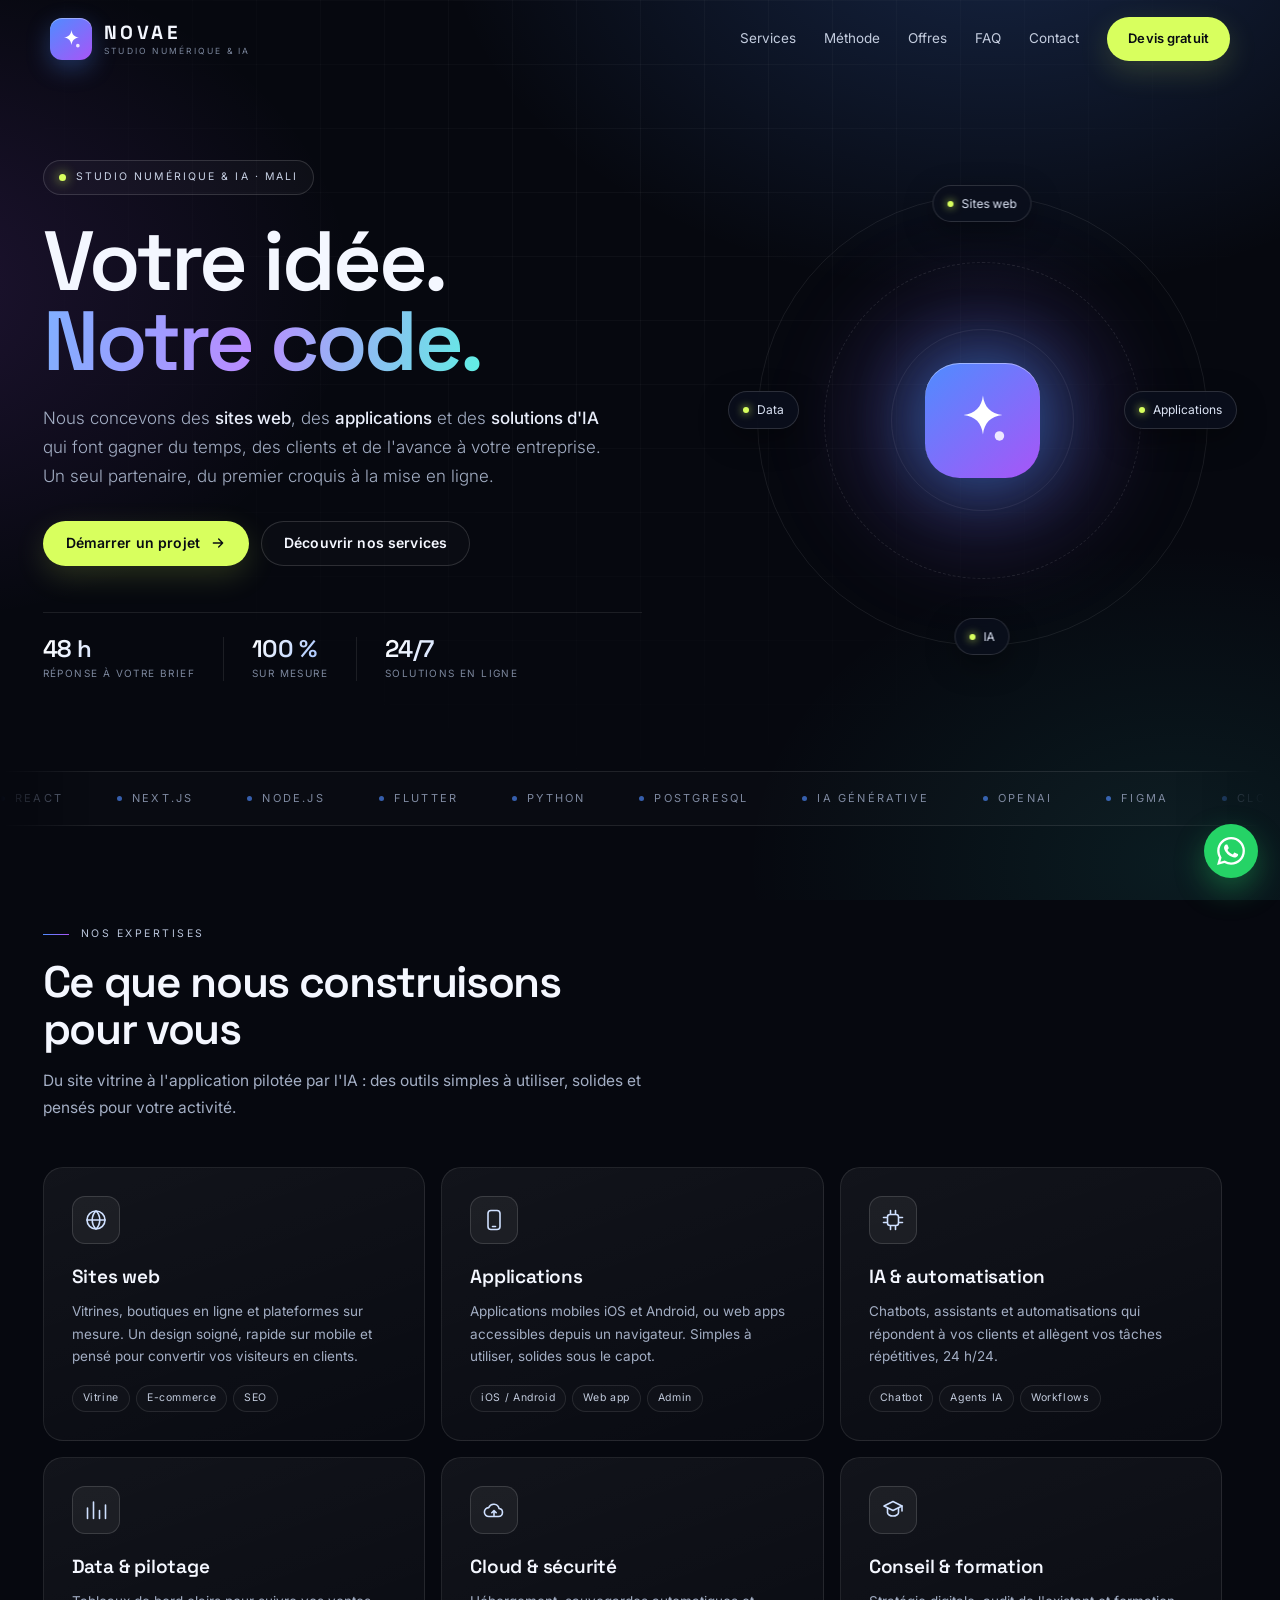
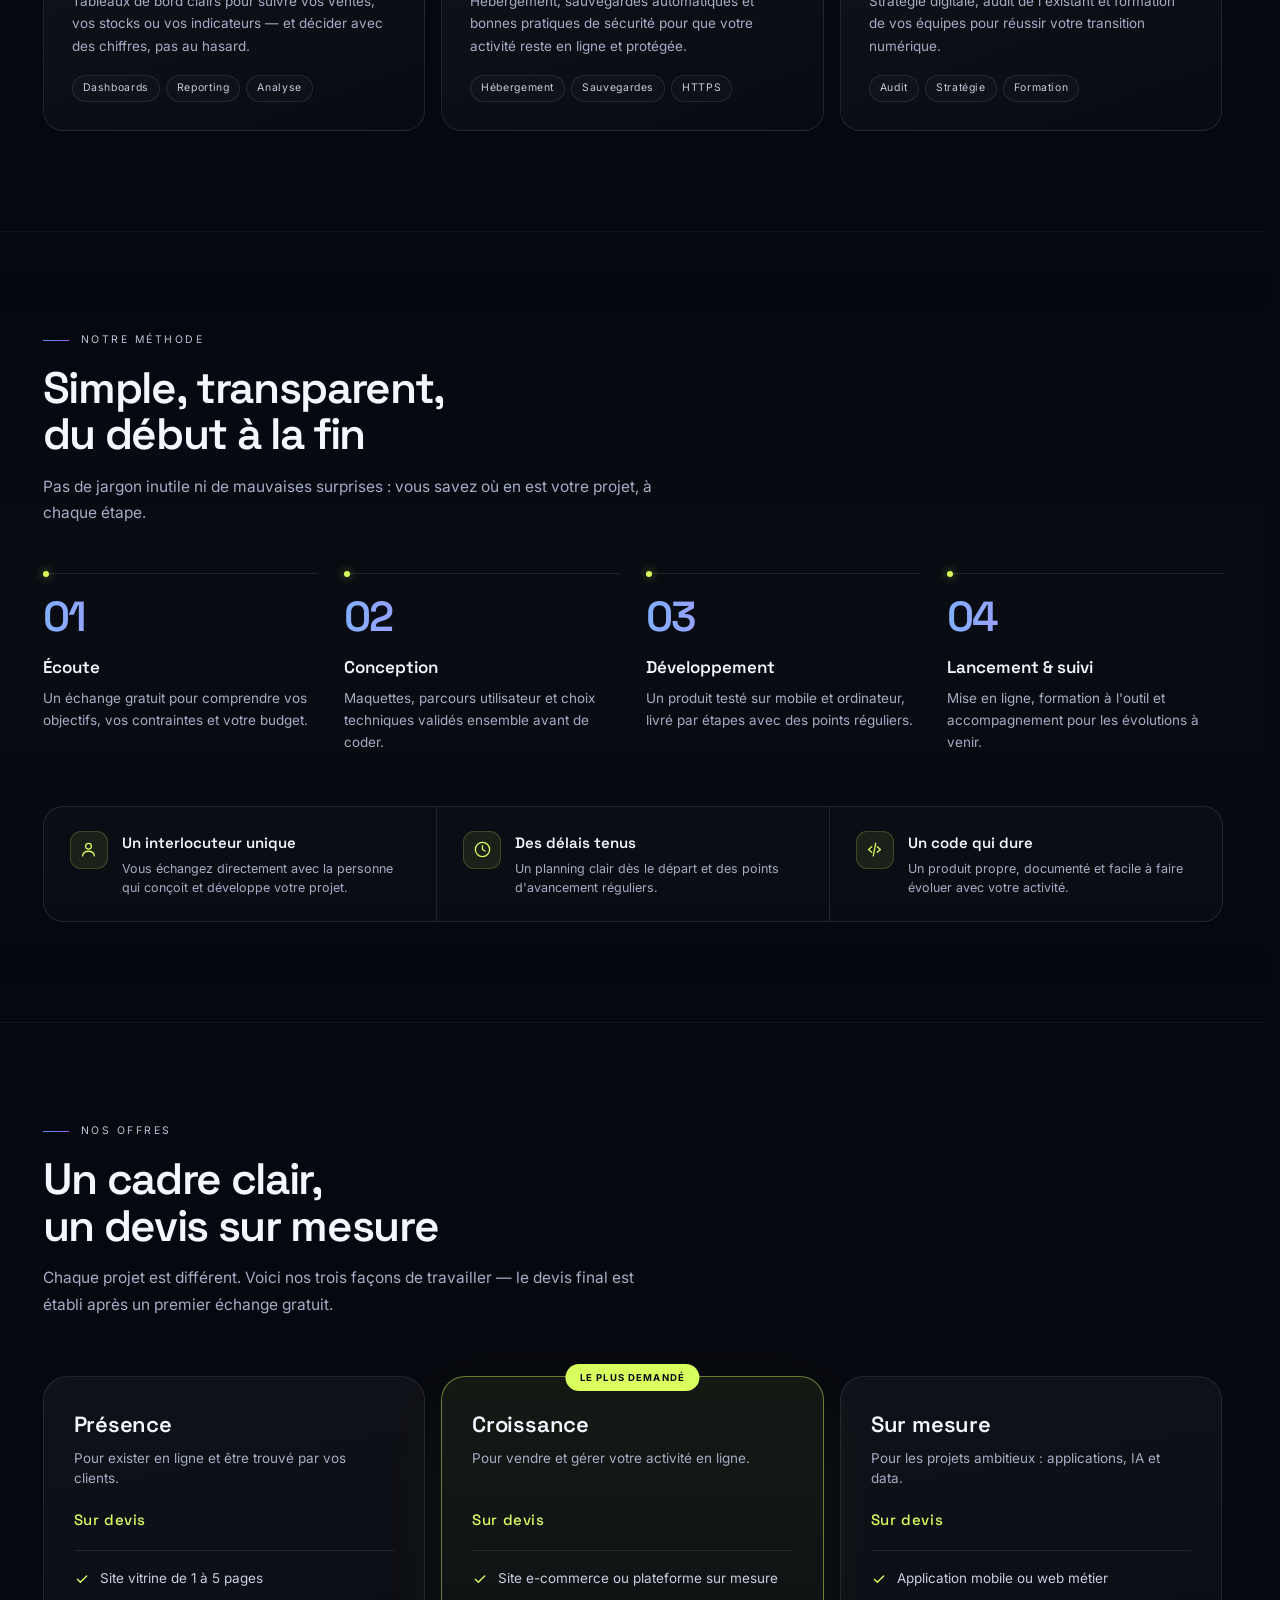
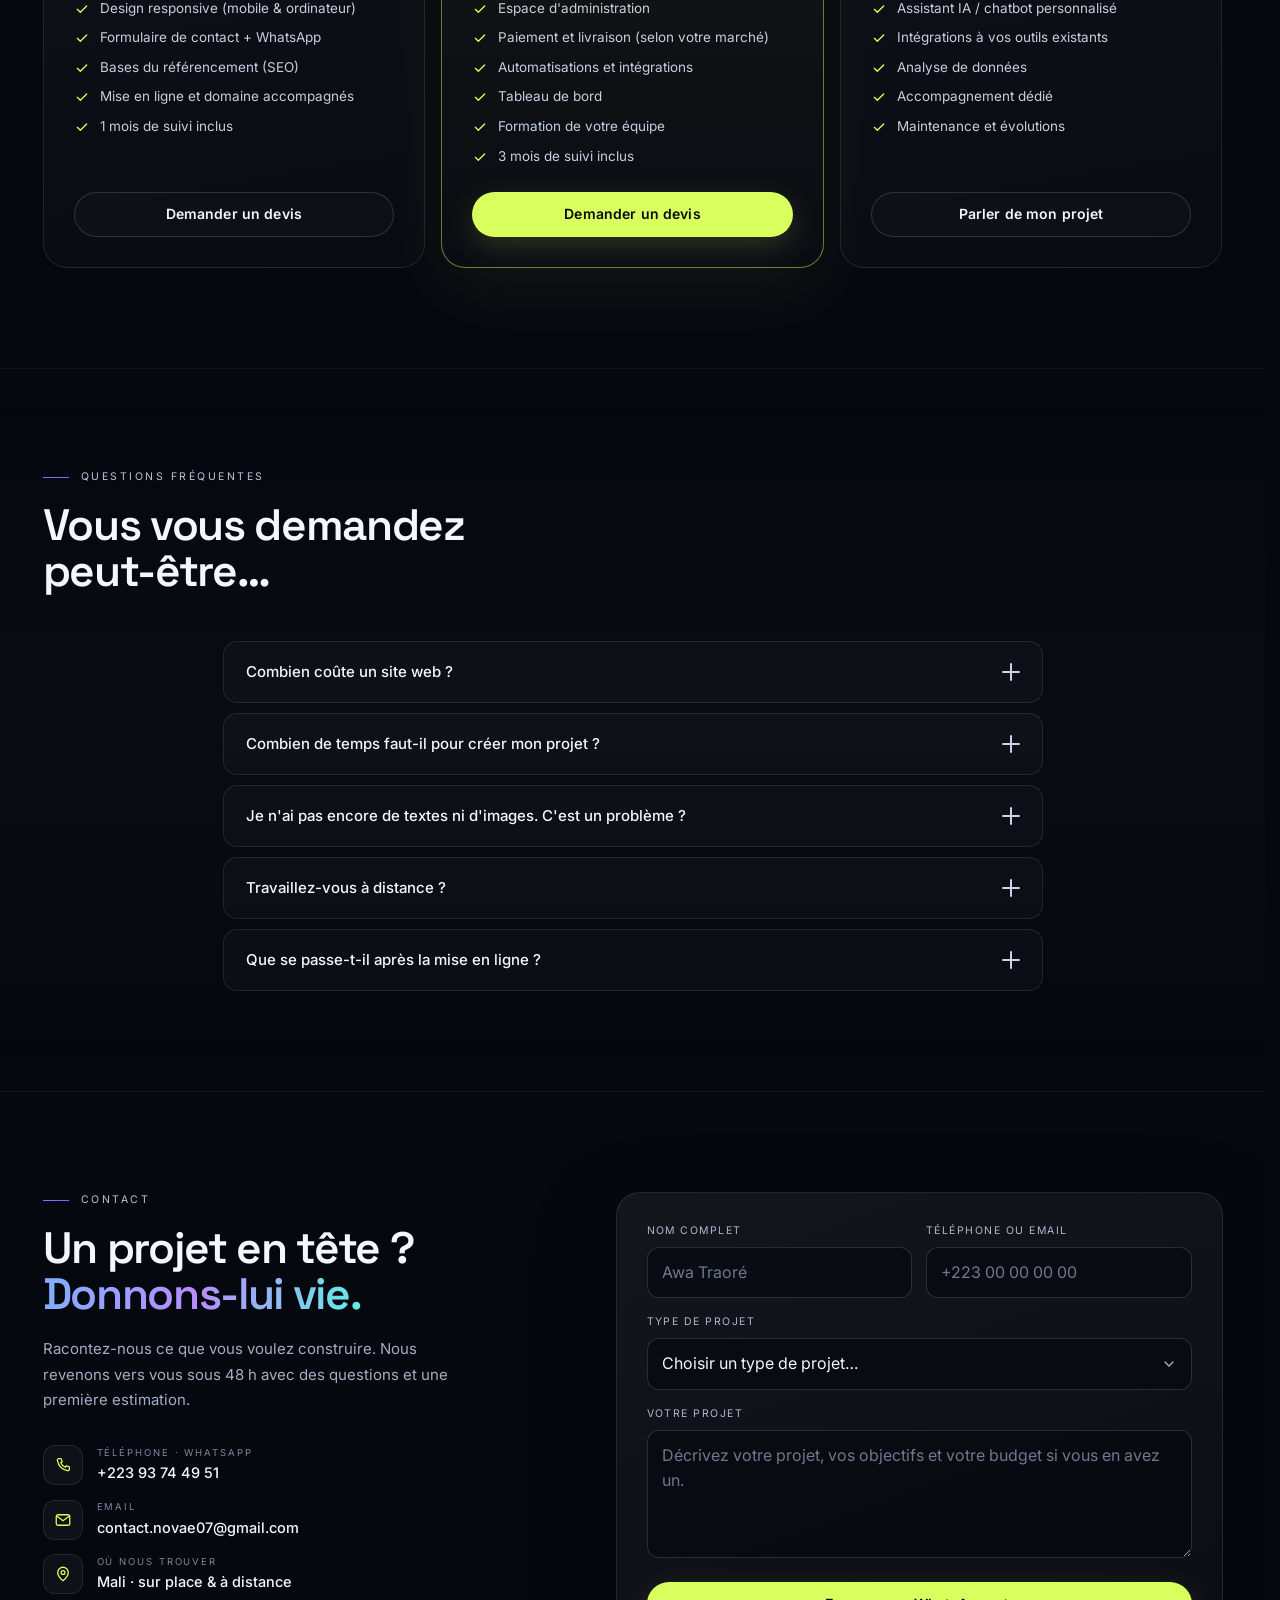
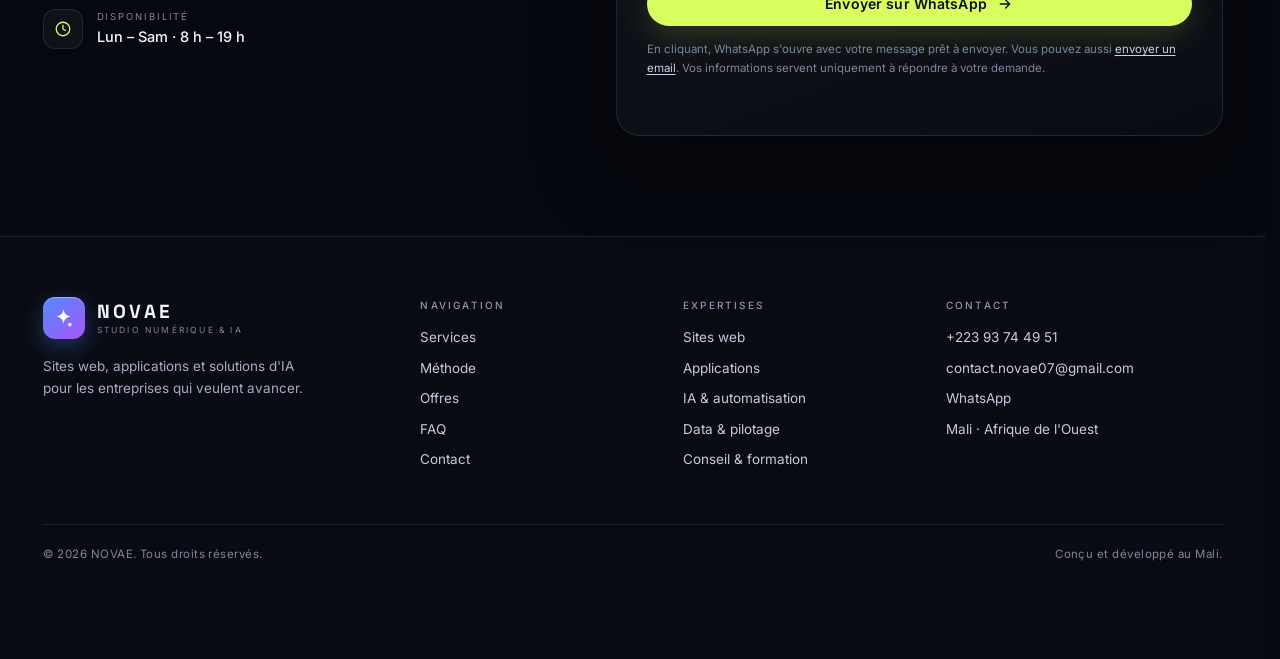
<file: index.html>
<!DOCTYPE html>
<html lang="fr">
<head>
  <meta charset="UTF-8" />
  <meta name="viewport" content="width=device-width, initial-scale=1, viewport-fit=cover" />
  <meta name="theme-color" content="#06080F" />
  <meta name="color-scheme" content="dark" />

  <title>NOVAE — Sites web, applications &amp; IA au Mali</title>
  <meta name="description" content="NOVAE conçoit des sites web, des applications mobiles et des solutions d'intelligence artificielle pour les entreprises au Mali et à l'international. Devis gratuit, réponse sous 48 h." />
  <meta name="author" content="NOVAE" />
  <meta name="robots" content="index, follow" />

  <link rel="canonical" href="https://amycom14-lab.github.io/novae-site/" />

  <!-- Réseaux sociaux -->
  <meta property="og:type" content="website" />
  <meta property="og:locale" content="fr_FR" />
  <meta property="og:site_name" content="NOVAE" />
  <meta property="og:url" content="https://amycom14-lab.github.io/novae-site/" />
  <meta property="og:title" content="NOVAE — Sites web, applications &amp; IA" />
  <meta property="og:description" content="Votre idée. Notre code. Sites web, applications et solutions d'IA conçus pour faire grandir votre entreprise." />
  <meta property="og:image" content="https://amycom14-lab.github.io/novae-site/og-image.png" />
  <meta property="og:image:width" content="1200" />
  <meta property="og:image:height" content="630" />
  <meta property="og:image:alt" content="NOVAE — Studio numérique &amp; IA" />
  <meta name="twitter:card" content="summary_large_image" />
  <meta name="twitter:title" content="NOVAE — Sites web, applications &amp; IA" />
  <meta name="twitter:description" content="Votre idée. Notre code. Sites web, applications et solutions d'IA." />
  <meta name="twitter:image" content="https://amycom14-lab.github.io/novae-site/og-image.png" />

  <link rel="icon" href="assets/favicon.svg" type="image/svg+xml" />
  <link rel="apple-touch-icon" href="assets/favicon.svg" />

  <link rel="preconnect" href="https://fonts.googleapis.com" />
  <link rel="preconnect" href="https://fonts.gstatic.com" crossorigin />
  <link href="https://fonts.googleapis.com/css2?family=Space+Grotesk:wght@400;500;600;700&family=Inter:wght@300;400;500;600&display=swap" rel="stylesheet" />

  <link rel="stylesheet" href="assets/styles.css" />

  <!-- Ajoute la classe .js avant le rendu pour activer les animations sans clignotement -->
  <script>document.documentElement.classList.add('js');</script>

  <script type="application/ld+json">
  {
    "@context": "https://schema.org",
    "@type": "ProfessionalService",
    "name": "NOVAE",
    "url": "https://amycom14-lab.github.io/novae-site/",
    "image": "https://amycom14-lab.github.io/novae-site/og-image.png",
    "description": "Studio numérique spécialisé dans la création de sites web, d'applications mobiles et de solutions d'intelligence artificielle.",
    "email": "contact.novae07@gmail.com",
    "telephone": "+22393744951",
    "priceRange": "Sur devis",
    "areaServed": { "@type": "Country", "name": "Mali" },
    "address": { "@type": "PostalAddress", "addressCountry": "ML" }
  }
  </script>
</head>

<body>
  <a class="skip-link" href="#contenu">Aller au contenu</a>

  <div class="bg" aria-hidden="true"></div>

  <header class="site-header" id="header">
    <div class="container header-inner">
      <a class="brand" href="#top" aria-label="NOVAE — retour en haut">
        <span class="brand-mark" aria-hidden="true">
          <svg viewBox="0 0 24 24" fill="none">
            <path d="M12 2.2c.55 4.7 3.1 7.25 7.8 7.8-4.7.55-7.25 3.1-7.8 7.8-.55-4.7-3.1-7.25-7.8-7.8 4.7-.55 7.25-3.1 7.8-7.8Z" fill="#fff"/>
            <circle cx="18.6" cy="18.4" r="1.9" fill="#fff" opacity=".85"/>
          </svg>
        </span>
        <span class="brand-text">
          <strong>NOVAE</strong>
          <small>Studio numérique &amp; IA</small>
        </span>
      </a>

      <nav class="nav" id="nav" aria-label="Navigation principale">
        <a href="#services">Services</a>
        <a href="#methode">Méthode</a>
        <a href="#offres">Offres</a>
        <a href="#faq">FAQ</a>
        <a href="#contact">Contact</a>
        <a class="btn btn-primary nav-cta" href="#contact">Devis gratuit</a>
      </nav>

      <button class="menu-btn" type="button" aria-expanded="false" aria-controls="nav" aria-label="Ouvrir le menu">
        <span></span><span></span><span></span>
      </button>
    </div>
  </header>

  <main id="contenu">

    <!-- ============ HERO ============ -->
    <section class="hero" id="top">
      <div class="container hero-grid">
        <div class="hero-copy">
          <p class="eyebrow"><span class="pulse" aria-hidden="true"></span> Studio numérique &amp; IA · Mali</p>
          <h1>Votre idée.<br /><span class="grad">Notre code.</span></h1>
          <p class="lead">Nous concevons des <strong>sites web</strong>, des <strong>applications</strong> et des <strong>solutions d'IA</strong> qui font gagner du temps, des clients et de l'avance à votre entreprise. Un seul partenaire, du premier croquis à la mise en ligne.</p>
          <div class="hero-actions">
            <a class="btn btn-primary" href="https://wa.me/22393744951?text=Bonjour%20NOVAE%2C%20je%20souhaite%20discuter%20de%20mon%20projet." target="_blank" rel="noopener">
              Démarrer un projet
              <svg viewBox="0 0 24 24" aria-hidden="true"><path d="M5 12h14M13 6l6 6-6 6"/></svg>
            </a>
            <a class="btn btn-ghost" href="#services">Découvrir nos services</a>
          </div>
          <dl class="hero-stats">
            <div><dt>48 h</dt><dd>Réponse à votre brief</dd></div>
            <div><dt>100 %</dt><dd>Sur mesure</dd></div>
            <div><dt>24/7</dt><dd>Solutions en ligne</dd></div>
          </dl>
        </div>

        <div class="hero-visual" aria-hidden="true">
          <span class="orbit orbit-1"></span>
          <span class="orbit orbit-2"></span>
          <span class="orbit orbit-3"></span>
          <span class="core">
            <svg viewBox="0 0 24 24" fill="none">
              <path d="M12 2.2c.55 4.7 3.1 7.25 7.8 7.8-4.7.55-7.25 3.1-7.8 7.8-.55-4.7-3.1-7.25-7.8-7.8 4.7-.55 7.25-3.1 7.8-7.8Z" fill="#fff"/>
              <circle cx="18.6" cy="18.4" r="1.9" fill="#fff" opacity=".85"/>
            </svg>
          </span>
          <span class="sat sat-1"><i></i> Sites web</span>
          <span class="sat sat-2"><i></i> Applications</span>
          <span class="sat sat-3"><i></i> IA</span>
          <span class="sat sat-4"><i></i> Data</span>
        </div>
      </div>
    </section>

    <!-- ============ TECHNOLOGIES ============ -->
    <div class="tech-strip" aria-label="Technologies que nous utilisons">
      <div class="tech-track">
        <span>React</span><span>Next.js</span><span>Node.js</span><span>Flutter</span><span>Python</span><span>PostgreSQL</span><span>IA générative</span><span>OpenAI</span><span>Figma</span><span>Cloud</span>
        <span aria-hidden="true">React</span><span aria-hidden="true">Next.js</span><span aria-hidden="true">Node.js</span><span aria-hidden="true">Flutter</span><span aria-hidden="true">Python</span><span aria-hidden="true">PostgreSQL</span><span aria-hidden="true">IA générative</span><span aria-hidden="true">OpenAI</span><span aria-hidden="true">Figma</span><span aria-hidden="true">Cloud</span>
      </div>
    </div>

    <!-- ============ SERVICES ============ -->
    <section class="section" id="services">
      <div class="container">
        <div class="section-head reveal">
          <p class="kicker">Nos expertises</p>
          <h2>Ce que nous construisons<br />pour vous</h2>
          <p>Du site vitrine à l'application pilotée par l'IA : des outils simples à utiliser, solides et pensés pour votre activité.</p>
        </div>

        <div class="services">
          <article class="service-card reveal">
            <div class="service-icon">
              <svg viewBox="0 0 24 24"><circle cx="12" cy="12" r="9"/><path d="M3 12h18M12 3c2.5 2.4 3.8 5.4 3.8 9s-1.3 6.6-3.8 9c-2.5-2.4-3.8-5.4-3.8-9S9.5 5.4 12 3Z"/></svg>
            </div>
            <h3>Sites web</h3>
            <p>Vitrines, boutiques en ligne et plateformes sur mesure. Un design soigné, rapide sur mobile et pensé pour convertir vos visiteurs en clients.</p>
            <ul class="tags"><li>Vitrine</li><li>E-commerce</li><li>SEO</li></ul>
          </article>

          <article class="service-card reveal">
            <div class="service-icon">
              <svg viewBox="0 0 24 24"><rect x="6" y="2.5" width="12" height="19" rx="3"/><path d="M10.5 18.5h3"/></svg>
            </div>
            <h3>Applications</h3>
            <p>Applications mobiles iOS et Android, ou web apps accessibles depuis un navigateur. Simples à utiliser, solides sous le capot.</p>
            <ul class="tags"><li>iOS / Android</li><li>Web app</li><li>Admin</li></ul>
          </article>

          <article class="service-card reveal">
            <div class="service-icon">
              <svg viewBox="0 0 24 24"><rect x="6.5" y="6.5" width="11" height="11" rx="2.5"/><path d="M9.5 2.5v3M14.5 2.5v3M9.5 18.5v3M14.5 18.5v3M2.5 9.5h3M2.5 14.5h3M18.5 9.5h3M18.5 14.5h3"/></svg>
            </div>
            <h3>IA &amp; automatisation</h3>
            <p>Chatbots, assistants et automatisations qui répondent à vos clients et allègent vos tâches répétitives, 24 h/24.</p>
            <ul class="tags"><li>Chatbot</li><li>Agents IA</li><li>Workflows</li></ul>
          </article>

          <article class="service-card reveal">
            <div class="service-icon">
              <svg viewBox="0 0 24 24"><path d="M3.5 20.5V10M9.5 20.5V4M15.5 20.5v-8M21.5 20.5V7"/></svg>
            </div>
            <h3>Data &amp; pilotage</h3>
            <p>Tableaux de bord clairs pour suivre vos ventes, vos stocks ou vos indicateurs — et décider avec des chiffres, pas au hasard.</p>
            <ul class="tags"><li>Dashboards</li><li>Reporting</li><li>Analyse</li></ul>
          </article>

          <article class="service-card reveal">
            <div class="service-icon">
              <svg viewBox="0 0 24 24"><path d="M7 18.5h9.5a4 4 0 0 0 .6-7.95A5.5 5.5 0 0 0 6.7 9.6 4.45 4.45 0 0 0 7 18.5Z"/><path d="M12 12.5v5M9.8 14.7 12 12.5l2.2 2.2"/></svg>
            </div>
            <h3>Cloud &amp; sécurité</h3>
            <p>Hébergement, sauvegardes automatiques et bonnes pratiques de sécurité pour que votre activité reste en ligne et protégée.</p>
            <ul class="tags"><li>Hébergement</li><li>Sauvegardes</li><li>HTTPS</li></ul>
          </article>

          <article class="service-card reveal">
            <div class="service-icon">
              <svg viewBox="0 0 24 24"><path d="M12 3.5 21 8l-9 4.5L3 8l9-4.5Z"/><path d="M6.5 10.5v4.2c0 1.6 2.5 3.3 5.5 3.3s5.5-1.7 5.5-3.3v-4.2"/><path d="M21 8v5"/></svg>
            </div>
            <h3>Conseil &amp; formation</h3>
            <p>Stratégie digitale, audit de l'existant et formation de vos équipes pour réussir votre transition numérique.</p>
            <ul class="tags"><li>Audit</li><li>Stratégie</li><li>Formation</li></ul>
          </article>
        </div>
      </div>
    </section>

    <!-- ============ MÉTHODE ============ -->
    <section class="section section-alt" id="methode">
      <div class="container">
        <div class="section-head reveal">
          <p class="kicker">Notre méthode</p>
          <h2>Simple, transparent,<br />du début à la fin</h2>
          <p>Pas de jargon inutile ni de mauvaises surprises : vous savez où en est votre projet, à chaque étape.</p>
        </div>

        <div class="steps">
          <div class="step reveal">
            <span class="step-num">01</span>
            <h3>Écoute</h3>
            <p>Un échange gratuit pour comprendre vos objectifs, vos contraintes et votre budget.</p>
          </div>
          <div class="step reveal">
            <span class="step-num">02</span>
            <h3>Conception</h3>
            <p>Maquettes, parcours utilisateur et choix techniques validés ensemble avant de coder.</p>
          </div>
          <div class="step reveal">
            <span class="step-num">03</span>
            <h3>Développement</h3>
            <p>Un produit testé sur mobile et ordinateur, livré par étapes avec des points réguliers.</p>
          </div>
          <div class="step reveal">
            <span class="step-num">04</span>
            <h3>Lancement &amp; suivi</h3>
            <p>Mise en ligne, formation à l'outil et accompagnement pour les évolutions à venir.</p>
          </div>
        </div>

        <div class="why reveal">
          <div class="why-item">
            <div class="why-icon">
              <svg viewBox="0 0 24 24"><circle cx="12" cy="8" r="3.6"/><path d="M4.5 20c.7-3.7 3.7-5.8 7.5-5.8s6.8 2.1 7.5 5.8"/></svg>
            </div>
            <div>
              <h3>Un interlocuteur unique</h3>
              <p>Vous échangez directement avec la personne qui conçoit et développe votre projet.</p>
            </div>
          </div>
          <div class="why-item">
            <div class="why-icon">
              <svg viewBox="0 0 24 24"><circle cx="12" cy="12" r="9"/><path d="M12 7v5l3.2 2"/></svg>
            </div>
            <div>
              <h3>Des délais tenus</h3>
              <p>Un planning clair dès le départ et des points d'avancement réguliers.</p>
            </div>
          </div>
          <div class="why-item">
            <div class="why-icon">
              <svg viewBox="0 0 24 24"><path d="m8.5 8.5-4 3.5 4 3.5M15.5 8.5l4 3.5-4 3.5M13.5 4l-3 16"/></svg>
            </div>
            <div>
              <h3>Un code qui dure</h3>
              <p>Un produit propre, documenté et facile à faire évoluer avec votre activité.</p>
            </div>
          </div>
        </div>
      </div>
    </section>

    <!-- ============ OFFRES ============ -->
    <section class="section" id="offres">
      <div class="container">
        <div class="section-head reveal">
          <p class="kicker">Nos offres</p>
          <h2>Un cadre clair,<br />un devis sur mesure</h2>
          <p>Chaque projet est différent. Voici nos trois façons de travailler — le devis final est établi après un premier échange gratuit.</p>
        </div>

        <div class="offers">
          <article class="offer reveal">
            <h3>Présence</h3>
            <p class="offer-desc">Pour exister en ligne et être trouvé par vos clients.</p>
            <p class="offer-price">Sur devis</p>
            <ul>
              <li><svg viewBox="0 0 24 24"><path d="m5 12.5 4.5 4.5L19 7.5"/></svg>Site vitrine de 1 à 5 pages</li>
              <li><svg viewBox="0 0 24 24"><path d="m5 12.5 4.5 4.5L19 7.5"/></svg>Design responsive (mobile &amp; ordinateur)</li>
              <li><svg viewBox="0 0 24 24"><path d="m5 12.5 4.5 4.5L19 7.5"/></svg>Formulaire de contact + WhatsApp</li>
              <li><svg viewBox="0 0 24 24"><path d="m5 12.5 4.5 4.5L19 7.5"/></svg>Bases du référencement (SEO)</li>
              <li><svg viewBox="0 0 24 24"><path d="m5 12.5 4.5 4.5L19 7.5"/></svg>Mise en ligne et domaine accompagnés</li>
              <li><svg viewBox="0 0 24 24"><path d="m5 12.5 4.5 4.5L19 7.5"/></svg>1 mois de suivi inclus</li>
            </ul>
            <a class="btn btn-ghost" href="#contact">Demander un devis</a>
          </article>

          <article class="offer featured reveal">
            <span class="badge">Le plus demandé</span>
            <h3>Croissance</h3>
            <p class="offer-desc">Pour vendre et gérer votre activité en ligne.</p>
            <p class="offer-price">Sur devis</p>
            <ul>
              <li><svg viewBox="0 0 24 24"><path d="m5 12.5 4.5 4.5L19 7.5"/></svg>Site e-commerce ou plateforme sur mesure</li>
              <li><svg viewBox="0 0 24 24"><path d="m5 12.5 4.5 4.5L19 7.5"/></svg>Espace d'administration</li>
              <li><svg viewBox="0 0 24 24"><path d="m5 12.5 4.5 4.5L19 7.5"/></svg>Paiement et livraison (selon votre marché)</li>
              <li><svg viewBox="0 0 24 24"><path d="m5 12.5 4.5 4.5L19 7.5"/></svg>Automatisations et intégrations</li>
              <li><svg viewBox="0 0 24 24"><path d="m5 12.5 4.5 4.5L19 7.5"/></svg>Tableau de bord</li>
              <li><svg viewBox="0 0 24 24"><path d="m5 12.5 4.5 4.5L19 7.5"/></svg>Formation de votre équipe</li>
              <li><svg viewBox="0 0 24 24"><path d="m5 12.5 4.5 4.5L19 7.5"/></svg>3 mois de suivi inclus</li>
            </ul>
            <a class="btn btn-primary" href="#contact">Demander un devis</a>
          </article>

          <article class="offer reveal">
            <h3>Sur mesure</h3>
            <p class="offer-desc">Pour les projets ambitieux : applications, IA et data.</p>
            <p class="offer-price">Sur devis</p>
            <ul>
              <li><svg viewBox="0 0 24 24"><path d="m5 12.5 4.5 4.5L19 7.5"/></svg>Application mobile ou web métier</li>
              <li><svg viewBox="0 0 24 24"><path d="m5 12.5 4.5 4.5L19 7.5"/></svg>Assistant IA / chatbot personnalisé</li>
              <li><svg viewBox="0 0 24 24"><path d="m5 12.5 4.5 4.5L19 7.5"/></svg>Intégrations à vos outils existants</li>
              <li><svg viewBox="0 0 24 24"><path d="m5 12.5 4.5 4.5L19 7.5"/></svg>Analyse de données</li>
              <li><svg viewBox="0 0 24 24"><path d="m5 12.5 4.5 4.5L19 7.5"/></svg>Accompagnement dédié</li>
              <li><svg viewBox="0 0 24 24"><path d="m5 12.5 4.5 4.5L19 7.5"/></svg>Maintenance et évolutions</li>
            </ul>
            <a class="btn btn-ghost" href="#contact">Parler de mon projet</a>
          </article>
        </div>
      </div>
    </section>

    <!-- ============ FAQ ============ -->
    <section class="section section-alt" id="faq">
      <div class="container">
        <div class="section-head reveal">
          <p class="kicker">Questions fréquentes</p>
          <h2>Vous vous demandez<br />peut-être…</h2>
        </div>

        <div class="faq">
          <details class="faq-item reveal">
            <summary>Combien coûte un site web ?<span class="plus" aria-hidden="true"></span></summary>
            <div class="faq-body"><p>Chaque projet est différent. Après un premier échange gratuit, nous proposons un devis clair et détaillé, adapté à vos besoins et à votre budget — sans frais cachés.</p></div>
          </details>
          <details class="faq-item reveal">
            <summary>Combien de temps faut-il pour créer mon projet ?<span class="plus" aria-hidden="true"></span></summary>
            <div class="faq-body"><p>Un site vitrine prend généralement 1 à 3 semaines. Une application ou un projet IA demande plutôt 4 à 8 semaines, selon le périmètre et la disponibilité de vos contenus.</p></div>
          </details>
          <details class="faq-item reveal">
            <summary>Je n'ai pas encore de textes ni d'images. C'est un problème ?<span class="plus" aria-hidden="true"></span></summary>
            <div class="faq-body"><p>Pas du tout. Nous vous aidons à structurer vos textes, à choisir des visuels adaptés et à préparer les contenus nécessaires avant la mise en ligne.</p></div>
          </details>
          <details class="faq-item reveal">
            <summary>Travaillez-vous à distance ?<span class="plus" aria-hidden="true"></span></summary>
            <div class="faq-body"><p>Oui. Nous accompagnons des clients au Mali et à l'international, avec des échanges réguliers par WhatsApp, visio ou sur place selon les besoins.</p></div>
          </details>
          <details class="faq-item reveal">
            <summary>Que se passe-t-il après la mise en ligne ?<span class="plus" aria-hidden="true"></span></summary>
            <div class="faq-body"><p>Nous assurons la maintenance, les sauvegardes et les évolutions selon vos besoins. Un suivi est inclus dans chaque offre, et un contrat de maintenance peut être mis en place.</p></div>
          </details>
        </div>
      </div>
    </section>

    <!-- ============ CONTACT ============ -->
    <section class="section contact" id="contact">
      <div class="container contact-wrap">
        <div class="contact-info reveal">
          <p class="kicker">Contact</p>
          <h2>Un projet en tête ?<br /><span class="grad">Donnons-lui vie.</span></h2>
          <p class="contact-lead">Racontez-nous ce que vous voulez construire. Nous revenons vers vous sous 48 h avec des questions et une première estimation.</p>

          <div class="info-list">
            <div class="info-row">
              <span class="info-icon"><svg viewBox="0 0 24 24"><path d="M6.5 3.5h3l1.5 4-2 1.5a12 12 0 0 0 6 6l1.5-2 4 1.5v3a2 2 0 0 1-2.2 2A17.5 17.5 0 0 1 4.5 5.7a2 2 0 0 1 2-2.2Z"/></svg></span>
              <div><small>Téléphone · WhatsApp</small><strong><a href="tel:+22393744951">+223 93 74 49 51</a></strong></div>
            </div>
            <div class="info-row">
              <span class="info-icon"><svg viewBox="0 0 24 24"><rect x="3" y="5" width="18" height="14" rx="2.5"/><path d="m4 7 8 6 8-6"/></svg></span>
              <div><small>Email</small><strong><a href="mailto:contact.novae07@gmail.com">contact.novae07@gmail.com</a></strong></div>
            </div>
            <div class="info-row">
              <span class="info-icon"><svg viewBox="0 0 24 24"><path d="M12 21s7-5.7 7-11a7 7 0 1 0-14 0c0 5.3 7 11 7 11Z"/><circle cx="12" cy="10" r="2.6"/></svg></span>
              <div><small>Où nous trouver</small><strong>Mali · sur place &amp; à distance</strong></div>
            </div>
            <div class="info-row">
              <span class="info-icon"><svg viewBox="0 0 24 24"><circle cx="12" cy="12" r="9"/><path d="M12 7v5l3.2 2"/></svg></span>
              <div><small>Disponibilité</small><strong>Lun – Sam · 8 h – 19 h</strong></div>
            </div>
          </div>
        </div>

        <div class="form-card reveal">
          <form id="devis" action="#" method="post">
            <div class="form-grid">
              <div class="field">
                <label for="nom">Nom complet</label>
                <input id="nom" name="nom" type="text" autocomplete="name" placeholder="Awa Traoré" required />
              </div>
              <div class="field">
                <label for="contact">Téléphone ou email</label>
                <input id="contact" name="contact" type="text" autocomplete="tel" placeholder="+223 00 00 00 00" required />
              </div>
            </div>
            <div class="field">
              <label for="projet">Type de projet</label>
              <select id="projet" name="projet" required>
                <option value="" selected disabled>Choisir un type de projet…</option>
                <option>Site web vitrine</option>
                <option>Boutique en ligne</option>
                <option>Application mobile</option>
                <option>Application web / plateforme</option>
                <option>Solution IA / automatisation</option>
                <option>Data &amp; tableau de bord</option>
                <option>Autre projet</option>
              </select>
            </div>
            <div class="field">
              <label for="message">Votre projet</label>
              <textarea id="message" name="message" rows="4" placeholder="Décrivez votre projet, vos objectifs et votre budget si vous en avez un." required></textarea>
            </div>
            <button class="btn btn-primary btn-block" type="submit">
              Envoyer sur WhatsApp
              <svg viewBox="0 0 24 24" aria-hidden="true"><path d="M5 12h14M13 6l6 6-6 6"/></svg>
            </button>
            <p class="form-note">En cliquant, WhatsApp s'ouvre avec votre message prêt à envoyer. Vous pouvez aussi <a href="#" data-email>envoyer un email</a>. Vos informations servent uniquement à répondre à votre demande.</p>
            <p class="form-status" role="status" aria-live="polite"></p>
          </form>
        </div>
      </div>
    </section>
  </main>

  <!-- ============ PIED DE PAGE ============ -->
  <footer class="site-footer">
    <div class="container">
      <div class="footer-grid">
        <div class="footer-brand">
          <a class="brand" href="#top" aria-label="NOVAE — retour en haut">
            <span class="brand-mark" aria-hidden="true">
              <svg viewBox="0 0 24 24" fill="none">
                <path d="M12 2.2c.55 4.7 3.1 7.25 7.8 7.8-4.7.55-7.25 3.1-7.8 7.8-.55-4.7-3.1-7.25-7.8-7.8 4.7-.55 7.25-3.1 7.8-7.8Z" fill="#fff"/>
                <circle cx="18.6" cy="18.4" r="1.9" fill="#fff" opacity=".85"/>
              </svg>
            </span>
            <span class="brand-text"><strong>NOVAE</strong><small>Studio numérique &amp; IA</small></span>
          </a>
          <p>Sites web, applications et solutions d'IA pour les entreprises qui veulent avancer.</p>
        </div>

        <div class="footer-col">
          <h3>Navigation</h3>
          <a href="#services">Services</a>
          <a href="#methode">Méthode</a>
          <a href="#offres">Offres</a>
          <a href="#faq">FAQ</a>
          <a href="#contact">Contact</a>
        </div>

        <div class="footer-col">
          <h3>Expertises</h3>
          <a href="#services">Sites web</a>
          <a href="#services">Applications</a>
          <a href="#services">IA &amp; automatisation</a>
          <a href="#services">Data &amp; pilotage</a>
          <a href="#services">Conseil &amp; formation</a>
        </div>

        <div class="footer-col">
          <h3>Contact</h3>
          <a href="tel:+22393744951">+223 93 74 49 51</a>
          <a href="mailto:contact.novae07@gmail.com">contact.novae07@gmail.com</a>
          <a href="https://wa.me/22393744951" target="_blank" rel="noopener">WhatsApp</a>
          <p>Mali · Afrique de l'Ouest</p>
        </div>
      </div>

      <div class="footer-bottom">
        <span>© <span data-year>2026</span> NOVAE. Tous droits réservés.</span>
        <span>Conçu et développé au Mali.</span>
      </div>
    </div>
  </footer>

  <a class="wa-float" href="https://wa.me/22393744951?text=Bonjour%20NOVAE%2C%20je%20souhaite%20discuter%20de%20mon%20projet." target="_blank" rel="noopener" aria-label="Discuter avec NOVAE sur WhatsApp">
    <svg viewBox="0 0 24 24" aria-hidden="true"><path d="M17.472 14.382c-.297-.149-1.758-.867-2.03-.967-.273-.099-.471-.148-.67.15-.197.297-.767.966-.94 1.164-.173.199-.347.223-.644.075-.297-.15-1.255-.463-2.39-1.475-.883-.788-1.48-1.761-1.653-2.059-.173-.297-.018-.458.13-.606.134-.133.298-.347.446-.52.149-.174.198-.298.298-.497.099-.198.05-.371-.025-.52-.075-.149-.669-1.612-.916-2.207-.242-.579-.487-.5-.669-.51-.173-.008-.371-.01-.57-.01-.198 0-.52.074-.792.372-.272.297-1.04 1.016-1.04 2.479 0 1.462 1.065 2.875 1.213 3.074.149.198 2.096 3.2 5.077 4.487.709.306 1.262.489 1.694.625.712.227 1.36.195 1.871.118.571-.085 1.758-.719 2.006-1.413.248-.694.248-1.289.173-1.413-.074-.124-.272-.198-.57-.347m-5.421 7.403h-.004a9.87 9.87 0 0 1-5.031-1.378l-.361-.214-3.741.982.998-3.648-.235-.374a9.86 9.86 0 0 1-1.51-5.26c.001-5.45 4.436-9.884 9.888-9.884 2.64 0 5.122 1.03 6.988 2.898a9.825 9.825 0 0 1 2.893 6.994c-.003 5.45-4.437 9.884-9.885 9.884m8.413-18.297A11.815 11.815 0 0 0 12.05 0C5.495 0 .16 5.335.157 11.892c0 2.096.547 4.142 1.588 5.945L.057 24l6.305-1.654a11.882 11.882 0 0 0 5.683 1.448h.005c6.554 0 11.89-5.335 11.893-11.893a11.821 11.821 0 0 0-3.48-8.413Z"/></svg>
  </a>

  <script src="assets/app.js" defer></script>
</body>
</html>
</file>
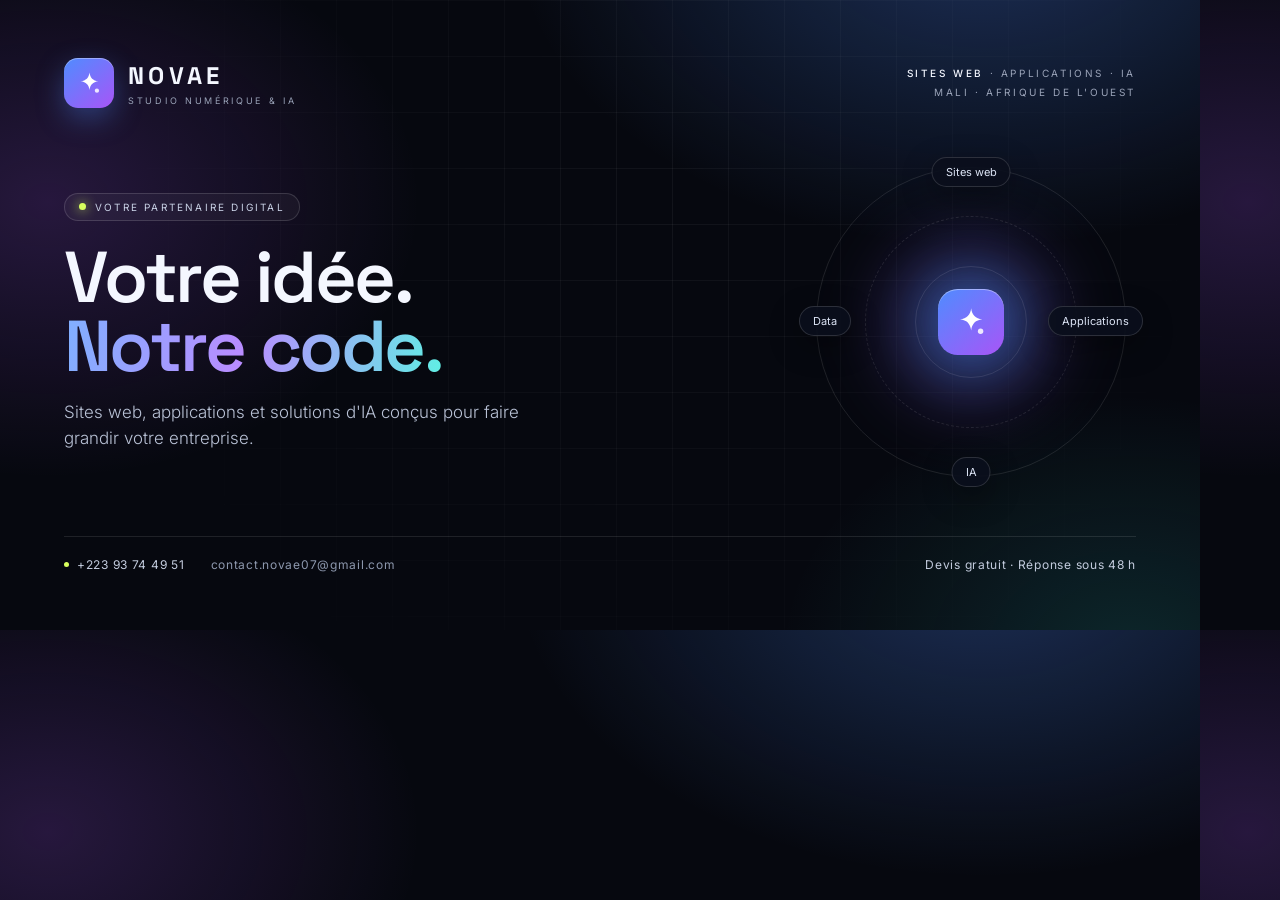
<file: assets/og-source.html>
<!DOCTYPE html>
<html lang="fr">
<head>
<meta charset="UTF-8" />
<link rel="preconnect" href="https://fonts.googleapis.com" />
<link rel="preconnect" href="https://fonts.gstatic.com" crossorigin />
<link href="https://fonts.googleapis.com/css2?family=Space+Grotesk:wght@400;500;600;700&family=Inter:wght@300;400;500;600&display=swap" rel="stylesheet" />
<style>
  * { margin: 0; box-sizing: border-box; }
  html, body { width: 1200px; height: 630px; overflow: hidden; }
  body {
    position: relative;
    background:
      radial-gradient(760px 520px at 82% -12%, rgba(79,140,255,.3), transparent 62%),
      radial-gradient(620px 460px at 4% 32%, rgba(168,85,247,.2), transparent 60%),
      radial-gradient(560px 420px at 94% 104%, rgba(56,225,214,.14), transparent 62%),
      #06080f;
    color: #f4f7ff;
    font-family: "Inter", system-ui, sans-serif;
    -webkit-font-smoothing: antialiased;
    padding: 58px 64px;
  }
  .grid {
    position: absolute; inset: 0;
    background-image:
      linear-gradient(rgba(255,255,255,.05) 1px, transparent 1px),
      linear-gradient(90deg, rgba(255,255,255,.05) 1px, transparent 1px);
    background-size: 56px 56px;
    -webkit-mask-image: radial-gradient(circle at 55% 35%, #000, transparent 75%);
            mask-image: radial-gradient(circle at 55% 35%, #000, transparent 75%);
  }
  .content { position: relative; display: flex; flex-direction: column; height: 100%; }
  .top { display: flex; align-items: center; justify-content: space-between; }
  .brand { display: flex; align-items: center; gap: 14px; }
  .mark {
    width: 50px; height: 50px; border-radius: 14px; display: grid; place-items: center;
    background: linear-gradient(140deg, #4f8cff, #a855f7);
    box-shadow: 0 10px 28px rgba(79,140,255,.35), inset 0 1px 0 rgba(255,255,255,.35);
  }
  .mark svg { width: 27px; height: 27px; }
  .brand-name { font-family: "Space Grotesk", sans-serif; font-size: 24px; font-weight: 700; letter-spacing: .18em; }
  .brand-sub { margin-top: 4px; font-size: 9px; letter-spacing: .3em; text-transform: uppercase; color: #9aa3b8; }
  .top-right { text-align: right; font-size: 10px; letter-spacing: .26em; text-transform: uppercase; color: #9aa3b8; line-height: 1.9; }
  .top-right strong { color: #f4f7ff; font-weight: 500; }
  .mid { flex: 1; display: flex; align-items: center; gap: 30px; }
  .copy { flex: 1; }
  .eyebrow {
    display: inline-flex; align-items: center; gap: 9px; padding: 7px 14px;
    border: 1px solid rgba(255,255,255,.14); border-radius: 999px;
    background: rgba(255,255,255,.04); font-size: 10px; letter-spacing: .22em;
    text-transform: uppercase; color: #c9d2e6;
  }
  .dot { width: 7px; height: 7px; border-radius: 50%; background: #d8ff5e; box-shadow: 0 0 12px #d8ff5e; }
  h1 {
    margin-top: 22px; font-family: "Space Grotesk", sans-serif;
    font-size: 72px; line-height: .96; letter-spacing: -.035em; font-weight: 600;
  }
  .grad { background: linear-gradient(100deg,#7fb0ff,#b98cff 48%,#5ff0e4); -webkit-background-clip: text; background-clip: text; color: transparent; }
  .sub { margin-top: 18px; font-size: 17px; font-weight: 300; line-height: 1.55; color: #b9c2d6; max-width: 480px; }
  .visual { position: relative; width: 330px; height: 330px; flex: 0 0 330px; }
  .visual::before {
    content: ""; position: absolute; inset: 18%; border-radius: 50%;
    background: radial-gradient(circle, rgba(79,140,255,.5), rgba(168,85,247,.15) 55%, transparent 70%);
    filter: blur(30px);
  }
  .orbit { position: absolute; border: 1px solid rgba(255,255,255,.1); border-radius: 50%; }
  .o1 { inset: 3%; }
  .o2 { inset: 18%; border-style: dashed; }
  .o3 { inset: 33%; }
  .core {
    position: absolute; inset: 40%; display: grid; place-items: center; border-radius: 30%;
    background: linear-gradient(140deg,#4f8cff,#a855f7);
    box-shadow: 0 0 60px rgba(79,140,255,.5), inset 0 1px 0 rgba(255,255,255,.4);
  }
  .core svg { width: 52%; height: 52%; }
  .sat {
    position: absolute; padding: 7px 13px; border: 1px solid rgba(255,255,255,.14);
    border-radius: 999px; background: rgba(10,15,28,.9);
    font-size: 11px; color: #dce4f5; white-space: nowrap;
    box-shadow: 0 10px 30px rgba(0,0,0,.35);
  }
  .s1 { top: 0; left: 50%; transform: translateX(-50%); }
  .s2 { top: 45%; right: -2%; }
  .s3 { bottom: 0; left: 50%; transform: translateX(-50%); }
  .s4 { top: 45%; left: -2%; }
  .bottom {
    display: flex; align-items: center; gap: 26px;
    padding-top: 20px; border-top: 1px solid rgba(255,255,255,.1);
    font-size: 12px; letter-spacing: .06em; color: #c3ccde;
  }
  .bottom span { display: inline-flex; align-items: center; gap: 8px; }
  .bottom i { width: 5px; height: 5px; border-radius: 50%; background: #d8ff5e; }
  .bottom .spacer { flex: 1; }
  .bottom .mail { color: #8d98ae; }
</style>
</head>
<body>
  <div class="grid"></div>
  <div class="content">
    <div class="top">
      <div class="brand">
        <span class="mark">
          <svg viewBox="0 0 24 24" fill="none">
            <path d="M12 2.2c.55 4.7 3.1 7.25 7.8 7.8-4.7.55-7.25 3.1-7.8 7.8-.55-4.7-3.1-7.25-7.8-7.8 4.7-.55 7.25-3.1 7.8-7.8Z" fill="#fff"/>
            <circle cx="18.6" cy="18.4" r="1.9" fill="#fff" opacity=".85"/>
          </svg>
        </span>
        <div>
          <div class="brand-name">NOVAE</div>
          <div class="brand-sub">Studio numérique &amp; IA</div>
        </div>
      </div>
      <div class="top-right"><strong>Sites web</strong> · Applications · IA<br />Mali · Afrique de l'Ouest</div>
    </div>

    <div class="mid">
      <div class="copy">
        <div class="eyebrow"><span class="dot"></span> Votre partenaire digital</div>
        <h1>Votre idée.<br /><span class="grad">Notre code.</span></h1>
        <p class="sub">Sites web, applications et solutions d'IA conçus pour faire grandir votre entreprise.</p>
      </div>
      <div class="visual">
        <span class="orbit o1"></span><span class="orbit o2"></span><span class="orbit o3"></span>
        <span class="core">
          <svg viewBox="0 0 24 24" fill="none">
            <path d="M12 2.2c.55 4.7 3.1 7.25 7.8 7.8-4.7.55-7.25 3.1-7.8 7.8-.55-4.7-3.1-7.25-7.8-7.8 4.7-.55 7.25-3.1 7.8-7.8Z" fill="#fff"/>
            <circle cx="18.6" cy="18.4" r="1.9" fill="#fff" opacity=".85"/>
          </svg>
        </span>
        <span class="sat s1">Sites web</span>
        <span class="sat s2">Applications</span>
        <span class="sat s3">IA</span>
        <span class="sat s4">Data</span>
      </div>
    </div>

    <div class="bottom">
      <span><i></i> +223 93 74 49 51</span>
      <span class="mail">contact.novae07@gmail.com</span>
      <span class="spacer"></span>
      <span>Devis gratuit · Réponse sous 48 h</span>
    </div>
  </div>
</body>
</html>
</file>
<file: assets/styles.css>
/* =========================================================
   NOVAE — Studio numérique & IA
   Feuille de style principale
   ========================================================= */

:root {
  color-scheme: dark;
  accent-color: var(--lime);
  --bg: #06080f;
  --bg-2: #080c16;
  --panel: #0b1120;
  --ink: #f4f7ff;
  --muted: #a3aec4;
  --muted-2: #7c879d;
  --blue: #4f8cff;
  --violet: #a855f7;
  --cyan: #38e1d6;
  --lime: #d8ff5e;
  --line: rgba(255, 255, 255, 0.09);
  --line-2: rgba(255, 255, 255, 0.14);
  --card: rgba(255, 255, 255, 0.035);
  --grad: linear-gradient(100deg, #7fb0ff 0%, #b98cff 48%, #5ff0e4 100%);
  --radius: 20px;
  --container: 1180px;
  --font-head: "Space Grotesk", system-ui, -apple-system, "Segoe UI", sans-serif;
  --font-body: "Inter", system-ui, -apple-system, "Segoe UI", sans-serif;
  --header-h: 78px;
}

*,
*::before,
*::after {
  box-sizing: border-box;
}

* {
  margin: 0;
}

html {
  scroll-behavior: smooth;
  scroll-padding-top: calc(var(--header-h) + 14px);
  scrollbar-gutter: stable;
  -webkit-text-size-adjust: 100%;
  text-size-adjust: 100%;
}

body {
  background: var(--bg);
  color: var(--ink);
  font-family: var(--font-body);
  font-size: 16px;
  line-height: 1.6;
  -webkit-font-smoothing: antialiased;
  overflow-x: hidden;
  overflow-wrap: break-word;
}

/* Verrouillage du défilement fiable sur iOS, Android et tablettes */
body.menu-open {
  position: fixed;
  top: 0;
  left: 0;
  right: 0;
  width: 100%;
  overflow: hidden;
}

img,
svg {
  display: block;
  max-width: 100%;
}

a {
  color: inherit;
  text-decoration: none;
}

button,
input,
select,
textarea {
  font: inherit;
  color: inherit;
}

ul {
  list-style: none;
  padding: 0;
}

::selection {
  background: rgba(216, 255, 94, 0.25);
  color: #fff;
}

:focus-visible {
  outline: 2px solid var(--lime);
  outline-offset: 3px;
  border-radius: 6px;
}

.container {
  width: min(100% - clamp(24px, 5vw, 48px), var(--container));
  margin-inline: auto;
  padding-left: env(safe-area-inset-left, 0px);
  padding-right: env(safe-area-inset-right, 0px);
}

.skip-link {
  position: absolute;
  top: -100px;
  left: 16px;
  z-index: 200;
  padding: 10px 18px;
  border-radius: 10px;
  background: var(--lime);
  color: #080b12;
  font-weight: 600;
  transition: top 0.2s;
}

.skip-link:focus {
  top: 12px;
}

/* ---------- Fond ---------- */
.bg {
  position: fixed;
  inset: 0;
  z-index: -1;
  pointer-events: none;
  background:
    radial-gradient(900px 620px at 78% -10%, rgba(79, 140, 255, 0.22), transparent 62%),
    radial-gradient(760px 560px at -8% 32%, rgba(168, 85, 247, 0.15), transparent 60%),
    radial-gradient(700px 520px at 92% 96%, rgba(56, 225, 214, 0.09), transparent 62%),
    var(--bg);
}

.bg::before {
  content: "";
  position: absolute;
  inset: 0;
  background-image:
    linear-gradient(rgba(255, 255, 255, 0.04) 1px, transparent 1px),
    linear-gradient(90deg, rgba(255, 255, 255, 0.04) 1px, transparent 1px);
  background-size: 64px 64px;
  -webkit-mask-image: radial-gradient(circle at 50% 18%, #000 0%, transparent 72%);
  mask-image: radial-gradient(circle at 50% 18%, #000 0%, transparent 72%);
}

/* ---------- Boutons ---------- */
.btn {
  display: inline-flex;
  align-items: center;
  justify-content: center;
  gap: 10px;
  padding: 13px 22px;
  border: 1px solid transparent;
  border-radius: 999px;
  font-family: var(--font-body);
  font-size: 14px;
  font-weight: 600;
  letter-spacing: 0.01em;
  line-height: 1.2;
  min-height: 44px;
  cursor: pointer;
  touch-action: manipulation;
  transition: transform 0.2s ease, box-shadow 0.2s ease, background 0.2s ease,
    border-color 0.2s ease, color 0.2s ease;
}

.btn svg {
  width: 16px;
  height: 16px;
  fill: none;
  stroke: currentColor;
  stroke-width: 2;
  stroke-linecap: round;
  stroke-linejoin: round;
  transition: transform 0.2s ease;
}

.btn:hover svg {
  transform: translateX(3px);
}

.btn-primary {
  background: var(--lime);
  color: #080b12;
  box-shadow: 0 10px 30px rgba(216, 255, 94, 0.16);
}

.btn-primary:hover {
  transform: translateY(-2px);
  box-shadow: 0 16px 40px rgba(216, 255, 94, 0.28);
}

.btn-ghost {
  background: rgba(255, 255, 255, 0.02);
  border-color: var(--line-2);
  color: var(--ink);
}

.btn-ghost:hover {
  transform: translateY(-2px);
  background: rgba(255, 255, 255, 0.06);
  border-color: rgba(255, 255, 255, 0.3);
}

.btn-block {
  width: 100%;
}

/* ---------- En-tête ---------- */
.site-header {
  position: fixed;
  top: 0;
  left: 0;
  right: 0;
  z-index: 100;
  border-bottom: 1px solid transparent;
  transition: background 0.3s ease, border-color 0.3s ease, backdrop-filter 0.3s ease;
}

.site-header.scrolled {
  background: rgba(6, 8, 15, 0.82);
  -webkit-backdrop-filter: blur(14px);
  backdrop-filter: blur(14px);
  border-bottom-color: var(--line);
}

.header-inner {
  display: flex;
  align-items: center;
  justify-content: space-between;
  gap: 24px;
  height: var(--header-h);
}

.brand {
  display: inline-flex;
  align-items: center;
  gap: 12px;
  flex-shrink: 0;
}

.brand-mark {
  width: 42px;
  height: 42px;
  border-radius: 12px;
  display: grid;
  place-items: center;
  background: linear-gradient(140deg, var(--blue), var(--violet));
  box-shadow: 0 8px 24px rgba(79, 140, 255, 0.32), inset 0 1px 0 rgba(255, 255, 255, 0.35);
}

.brand-mark svg {
  width: 23px;
  height: 23px;
}

.brand-text {
  display: flex;
  flex-direction: column;
  line-height: 1;
}

.brand-text strong {
  font-family: var(--font-head);
  font-size: 19px;
  font-weight: 700;
  letter-spacing: 0.18em;
}

.brand-text small {
  margin-top: 5px;
  font-size: 8.5px;
  letter-spacing: 0.26em;
  text-transform: uppercase;
  color: var(--muted-2);
}

.nav {
  display: flex;
  align-items: center;
  gap: 28px;
}

.nav a {
  position: relative;
  padding: 6px 0;
  font-size: 13.5px;
  color: #c3ccde;
  transition: color 0.2s;
}

.nav a::after {
  content: "";
  position: absolute;
  left: 0;
  right: 0;
  bottom: 0;
  height: 1px;
  background: linear-gradient(90deg, var(--blue), var(--violet));
  transform: scaleX(0);
  transform-origin: left;
  transition: transform 0.25s ease;
}

.nav a:hover,
.nav a.active {
  color: #fff;
}

.nav a:hover::after,
.nav a.active::after {
  transform: scaleX(1);
}

.nav .nav-cta {
  padding: 11px 20px;
  font-size: 13px;
  color: #080b12;
}

.nav .nav-cta::after {
  display: none;
}

.menu-btn {
  display: none;
  position: relative;
  width: 44px;
  height: 44px;
  border: 1px solid var(--line-2);
  border-radius: 12px;
  background: rgba(255, 255, 255, 0.03);
  cursor: pointer;
}

.menu-btn span {
  position: absolute;
  left: 12px;
  right: 12px;
  height: 2px;
  border-radius: 2px;
  background: #e7edf9;
  transition: transform 0.25s ease, opacity 0.2s ease, top 0.25s ease;
}

.menu-btn span:nth-child(1) { top: 14px; }
.menu-btn span:nth-child(2) { top: 21px; }
.menu-btn span:nth-child(3) { top: 28px; }

.menu-btn[aria-expanded="true"] span:nth-child(1) {
  top: 21px;
  transform: rotate(45deg);
}

.menu-btn[aria-expanded="true"] span:nth-child(2) {
  opacity: 0;
}

.menu-btn[aria-expanded="true"] span:nth-child(3) {
  top: 21px;
  transform: rotate(-45deg);
}

/* ---------- Hero ---------- */
.hero {
  position: relative;
  padding: 160px 0 90px;
}

.hero-grid {
  display: grid;
  grid-template-columns: 1.06fr 0.94fr;
  align-items: center;
  gap: 48px;
}

.eyebrow {
  display: inline-flex;
  align-items: center;
  gap: 10px;
  padding: 8px 15px;
  border: 1px solid var(--line-2);
  border-radius: 999px;
  background: rgba(255, 255, 255, 0.03);
  font-size: 10.5px;
  letter-spacing: 0.2em;
  text-transform: uppercase;
  color: #c9d2e6;
}

.pulse {
  width: 7px;
  height: 7px;
  border-radius: 50%;
  background: var(--lime);
  box-shadow: 0 0 12px var(--lime);
  animation: pulse 2.6s ease-in-out infinite;
}

@keyframes pulse {
  0%, 100% { opacity: 1; transform: scale(1); }
  50% { opacity: 0.45; transform: scale(0.8); }
}

h1 {
  margin: 26px 0 22px;
  font-family: var(--font-head);
  font-size: clamp(48px, 7.2vw, 84px);
  font-weight: 600;
  line-height: 0.96;
  letter-spacing: -0.035em;
  text-wrap: balance;
}

.grad {
  background: var(--grad);
  -webkit-background-clip: text;
  background-clip: text;
  color: transparent;
}

.lead {
  max-width: 560px;
  font-size: clamp(15px, 1.5vw, 17px);
  font-weight: 300;
  line-height: 1.7;
  color: var(--muted);
}

.lead strong {
  color: #e9eefb;
  font-weight: 500;
}

.hero-actions {
  display: flex;
  flex-wrap: wrap;
  gap: 12px;
  margin-top: 30px;
}

.hero-stats {
  display: flex;
  margin-top: 46px;
  padding-top: 24px;
  border-top: 1px solid var(--line);
}

.hero-stats > div {
  margin-right: 28px;
  padding-right: 28px;
  border-right: 1px solid var(--line);
}

.hero-stats > div:last-child {
  margin: 0;
  padding: 0;
  border: 0;
}

.hero-stats dt {
  font-family: var(--font-head);
  font-size: 24px;
  font-weight: 600;
  letter-spacing: -0.02em;
  line-height: 1;
  background: linear-gradient(120deg, #fff, #9fc0ff);
  -webkit-background-clip: text;
  background-clip: text;
  color: transparent;
}

.hero-stats dd {
  margin-top: 4px;
  font-size: 10px;
  letter-spacing: 0.14em;
  text-transform: uppercase;
  color: var(--muted-2);
}

/* Visuel orbital */
.hero-visual {
  position: relative;
  width: 100%;
  max-width: 480px;
  aspect-ratio: 1;
  justify-self: end;
}

.hero-visual::before {
  content: "";
  position: absolute;
  inset: 18%;
  border-radius: 50%;
  background: radial-gradient(circle, rgba(79, 140, 255, 0.4), rgba(168, 85, 247, 0.12) 55%, transparent 70%);
  filter: blur(40px);
}

.orbit {
  position: absolute;
  border: 1px solid rgba(255, 255, 255, 0.08);
  border-radius: 50%;
}

.orbit-1 { inset: 3%; }
.orbit-2 {
  inset: 17%;
  border-style: dashed;
  border-color: rgba(255, 255, 255, 0.1);
  animation: spin 80s linear infinite;
}
.orbit-3 { inset: 31%; border-color: rgba(255, 255, 255, 0.07); }

@keyframes spin {
  to { rotate: 360deg; }
}

.core {
  position: absolute;
  inset: 38%;
  display: grid;
  place-items: center;
  border-radius: 30%;
  background: linear-gradient(140deg, var(--blue), var(--violet));
  box-shadow: 0 0 70px rgba(79, 140, 255, 0.45), inset 0 1px 0 rgba(255, 255, 255, 0.4);
  animation: core-pulse 6s ease-in-out infinite;
}

.core svg {
  width: 52%;
  height: 52%;
}

@keyframes core-pulse {
  50% {
    box-shadow: 0 0 95px rgba(168, 85, 247, 0.55), inset 0 1px 0 rgba(255, 255, 255, 0.4);
  }
}

.sat {
  position: absolute;
  display: inline-flex;
  align-items: center;
  gap: 8px;
  padding: 8px 14px;
  border: 1px solid rgba(255, 255, 255, 0.14);
  border-radius: 999px;
  background: rgba(10, 15, 28, 0.9);
  -webkit-backdrop-filter: blur(10px);
  backdrop-filter: blur(10px);
  font-size: 12px;
  color: #dce4f5;
  white-space: nowrap;
  box-shadow: 0 10px 30px rgba(0, 0, 0, 0.35);
  animation: bob 5s ease-in-out infinite alternate;
}

.sat i {
  width: 6px;
  height: 6px;
  border-radius: 50%;
  background: var(--lime);
  box-shadow: 0 0 8px var(--lime);
}

.sat-1 { top: 1%; left: 50%; transform: translateX(-50%); }
.sat-2 { top: 44%; right: -3%; animation-delay: -1.5s; }
.sat-3 { bottom: 1%; left: 50%; transform: translateX(-50%); animation-delay: -2.5s; }
.sat-4 { top: 44%; left: -3%; animation-delay: -3.5s; }

@keyframes bob {
  to { translate: 0 -8px; }
}

/* ---------- Bandeau technologies ---------- */
.tech-strip {
  position: relative;
  padding: 18px 0;
  border-top: 1px solid var(--line);
  border-bottom: 1px solid var(--line);
  background: rgba(255, 255, 255, 0.015);
  overflow: hidden;
  -webkit-mask-image: linear-gradient(90deg, transparent, #000 8%, #000 92%, transparent);
  mask-image: linear-gradient(90deg, transparent, #000 8%, #000 92%, transparent);
}

.tech-track {
  display: flex;
  align-items: center;
  gap: 54px;
  width: max-content;
  animation: marquee 34s linear infinite;
}

.tech-track:hover {
  animation-play-state: paused;
}

.tech-track span {
  display: inline-flex;
  align-items: center;
  gap: 10px;
  font-size: 11px;
  letter-spacing: 0.2em;
  text-transform: uppercase;
  color: #7e89a0;
  white-space: nowrap;
}

.tech-track span::before {
  content: "";
  width: 5px;
  height: 5px;
  border-radius: 50%;
  background: var(--blue);
  opacity: 0.65;
}

@keyframes marquee {
  to { transform: translateX(-50%); }
}

/* ---------- Sections ---------- */
.section {
  padding: 100px 0;
  scroll-margin-top: calc(var(--header-h) + 14px);
}

.section-alt {
  border-top: 1px solid rgba(255, 255, 255, 0.05);
  border-bottom: 1px solid rgba(255, 255, 255, 0.05);
  background: linear-gradient(180deg, transparent, rgba(255, 255, 255, 0.018), transparent);
}

.section-head {
  max-width: 700px;
  margin-bottom: 46px;
}

.kicker {
  display: flex;
  align-items: center;
  gap: 12px;
  margin-bottom: 16px;
  font-size: 10.5px;
  letter-spacing: 0.24em;
  text-transform: uppercase;
  color: #b9c4da;
}

.kicker::before {
  content: "";
  width: 26px;
  height: 1px;
  background: linear-gradient(90deg, var(--blue), var(--violet));
}

h2 {
  font-family: var(--font-head);
  font-size: clamp(30px, 4vw, 44px);
  font-weight: 600;
  line-height: 1.06;
  letter-spacing: -0.03em;
  text-wrap: balance;
}

.section-head > p:last-child {
  max-width: 620px;
  margin-top: 16px;
  font-size: 15.5px;
  line-height: 1.7;
  color: var(--muted);
}

/* ---------- Services ---------- */
.services {
  display: grid;
  grid-template-columns: repeat(3, 1fr);
  gap: 16px;
}

.service-card {
  position: relative;
  padding: 28px;
  border: 1px solid var(--line);
  border-radius: var(--radius);
  background: linear-gradient(160deg, rgba(255, 255, 255, 0.05), rgba(255, 255, 255, 0.015));
  overflow: hidden;
  transition: transform 0.25s ease, border-color 0.25s ease;
}

.service-card::after {
  content: "";
  position: absolute;
  inset: 0;
  border-radius: inherit;
  pointer-events: none;
  background: radial-gradient(280px 170px at 10% 0%, rgba(79, 140, 255, 0.16), transparent 70%);
  opacity: 0;
  transition: opacity 0.3s ease;
}

.service-card:hover {
  transform: translateY(-4px);
  border-color: rgba(255, 255, 255, 0.2);
}

.service-card:hover::after {
  opacity: 1;
}

.service-icon {
  width: 48px;
  height: 48px;
  margin-bottom: 18px;
  display: grid;
  place-items: center;
  border: 1px solid var(--line-2);
  border-radius: 13px;
  background: rgba(255, 255, 255, 0.05);
}

.service-icon svg {
  width: 24px;
  height: 24px;
  fill: none;
  stroke: #cfe0ff;
  stroke-width: 1.6;
  stroke-linecap: round;
  stroke-linejoin: round;
}

.service-card h3 {
  margin-bottom: 8px;
  font-family: var(--font-head);
  font-size: 19px;
  font-weight: 600;
  letter-spacing: -0.01em;
}

.service-card p {
  font-size: 13.5px;
  line-height: 1.65;
  color: var(--muted);
}

.tags {
  display: flex;
  flex-wrap: wrap;
  gap: 6px;
  margin-top: 18px;
}

.tags li {
  padding: 4px 10px;
  border: 1px solid var(--line);
  border-radius: 999px;
  background: rgba(255, 255, 255, 0.02);
  font-size: 10.5px;
  letter-spacing: 0.06em;
  color: #c3ccde;
}

/* ---------- Méthode ---------- */
.steps {
  display: grid;
  grid-template-columns: repeat(4, 1fr);
  gap: 26px;
}

.step {
  position: relative;
  padding-top: 22px;
  border-top: 1px solid var(--line);
}

.step::before {
  content: "";
  position: absolute;
  top: -3px;
  left: 0;
  width: 6px;
  height: 6px;
  border-radius: 50%;
  background: var(--lime);
  box-shadow: 0 0 10px rgba(216, 255, 94, 0.6);
}

.step-num {
  display: block;
  font-family: var(--font-head);
  font-size: 42px;
  font-weight: 600;
  line-height: 1;
  letter-spacing: -0.04em;
  background: var(--grad);
  -webkit-background-clip: text;
  background-clip: text;
  color: transparent;
}

.step h3 {
  margin-top: 16px;
  font-family: var(--font-head);
  font-size: 17px;
  font-weight: 600;
}

.step p {
  margin-top: 6px;
  font-size: 13.5px;
  line-height: 1.65;
  color: var(--muted);
}

.why {
  display: grid;
  grid-template-columns: repeat(3, 1fr);
  margin-top: 52px;
  border: 1px solid var(--line);
  border-radius: var(--radius);
  background: rgba(255, 255, 255, 0.02);
  overflow: hidden;
}

.why-item {
  display: flex;
  align-items: flex-start;
  gap: 14px;
  padding: 24px 26px;
}

.why-item + .why-item {
  border-left: 1px solid var(--line);
}

.why-icon {
  flex: 0 0 38px;
  width: 38px;
  height: 38px;
  display: grid;
  place-items: center;
  border: 1px solid rgba(216, 255, 94, 0.18);
  border-radius: 11px;
  background: rgba(216, 255, 94, 0.08);
}

.why-icon svg {
  width: 19px;
  height: 19px;
  fill: none;
  stroke: var(--lime);
  stroke-width: 1.6;
  stroke-linecap: round;
  stroke-linejoin: round;
}

.why-item h3 {
  font-family: var(--font-head);
  font-size: 15px;
  font-weight: 600;
}

.why-item p {
  margin-top: 4px;
  font-size: 12.5px;
  line-height: 1.55;
  color: var(--muted);
}

/* ---------- Offres ---------- */
.offers {
  display: grid;
  grid-template-columns: repeat(3, 1fr);
  gap: 16px;
  align-items: stretch;
  padding-top: 12px;
}

.offer {
  position: relative;
  display: flex;
  flex-direction: column;
  padding: 30px;
  border: 1px solid var(--line);
  border-radius: 24px;
  background: linear-gradient(170deg, rgba(255, 255, 255, 0.045), rgba(255, 255, 255, 0.015));
}

.offer.featured {
  border-color: rgba(216, 255, 94, 0.45);
  background: linear-gradient(180deg, rgba(216, 255, 94, 0.07), rgba(255, 255, 255, 0.02));
  box-shadow: 0 24px 70px rgba(216, 255, 94, 0.06);
}

.badge {
  position: absolute;
  top: -13px;
  left: 50%;
  transform: translateX(-50%);
  padding: 6px 14px;
  border-radius: 999px;
  background: var(--lime);
  color: #080b12;
  font-size: 9.5px;
  font-weight: 700;
  letter-spacing: 0.12em;
  text-transform: uppercase;
  white-space: nowrap;
}

.offer h3 {
  font-family: var(--font-head);
  font-size: 22px;
  font-weight: 600;
  letter-spacing: -0.01em;
}

.offer-desc {
  margin-top: 6px;
  min-height: 42px;
  font-size: 13.5px;
  line-height: 1.5;
  color: var(--muted);
}

.offer-price {
  margin: 18px 0;
  padding-bottom: 18px;
  border-bottom: 1px solid var(--line);
  font-family: var(--font-head);
  font-size: 15px;
  font-weight: 500;
  letter-spacing: 0.04em;
  color: var(--lime);
}

.offer ul {
  display: grid;
  gap: 10px;
  margin-bottom: 26px;
}

.offer li {
  display: flex;
  gap: 10px;
  font-size: 13.5px;
  line-height: 1.45;
  color: #c6cfe0;
}

.offer li svg {
  flex: 0 0 16px;
  width: 16px;
  height: 16px;
  margin-top: 2px;
  fill: none;
  stroke: var(--lime);
  stroke-width: 2;
  stroke-linecap: round;
  stroke-linejoin: round;
}

.offer .btn {
  margin-top: auto;
}

/* ---------- FAQ ---------- */
.faq {
  display: grid;
  gap: 10px;
  max-width: 820px;
  margin-inline: auto;
}

.faq-item {
  border: 1px solid var(--line);
  border-radius: 14px;
  background: rgba(255, 255, 255, 0.025);
  overflow: hidden;
  transition: border-color 0.2s, background 0.2s;
}

.faq-item[open] {
  border-color: rgba(255, 255, 255, 0.18);
  background: rgba(255, 255, 255, 0.04);
}

.faq-item summary {
  display: flex;
  align-items: center;
  justify-content: space-between;
  gap: 16px;
  padding: 18px 22px;
  font-size: 15px;
  font-weight: 500;
  cursor: pointer;
  list-style: none;
}

.faq-item summary::-webkit-details-marker {
  display: none;
}

.plus {
  position: relative;
  flex: 0 0 18px;
  width: 18px;
  height: 18px;
  transition: transform 0.25s ease;
}

.plus::before,
.plus::after {
  content: "";
  position: absolute;
  border-radius: 2px;
  background: #c9d2e6;
}

.plus::before { top: 8px; left: 0; right: 0; height: 2px; }
.plus::after { top: 0; bottom: 0; left: 8px; width: 2px; }

.faq-item[open] .plus {
  transform: rotate(45deg);
}

.faq-body {
  padding: 0 22px 20px;
  font-size: 14px;
  line-height: 1.7;
  color: var(--muted);
}

/* ---------- Contact ---------- */
.contact-wrap {
  display: grid;
  grid-template-columns: 0.92fr 1.08fr;
  gap: 56px;
  align-items: start;
}

.contact-lead {
  max-width: 440px;
  margin-top: 18px;
  font-size: 15px;
  line-height: 1.7;
  color: var(--muted);
}

.info-list {
  display: grid;
  gap: 14px;
  margin-top: 32px;
}

.info-row {
  display: flex;
  align-items: center;
  gap: 14px;
}

.info-icon {
  flex: 0 0 40px;
  width: 40px;
  height: 40px;
  display: grid;
  place-items: center;
  border: 1px solid var(--line);
  border-radius: 12px;
  background: rgba(255, 255, 255, 0.04);
}

.info-icon svg {
  width: 18px;
  height: 18px;
  fill: none;
  stroke: var(--lime);
  stroke-width: 1.7;
  stroke-linecap: round;
  stroke-linejoin: round;
}

.info-row small {
  display: block;
  font-size: 9.5px;
  letter-spacing: 0.2em;
  text-transform: uppercase;
  color: var(--muted-2);
}

.info-row strong {
  font-size: 14.5px;
  font-weight: 500;
}

.info-row strong a {
  transition: color 0.2s;
}

.info-row strong a:hover {
  color: var(--lime);
}

.form-card {
  padding: 30px;
  border: 1px solid var(--line);
  border-radius: 24px;
  background: linear-gradient(160deg, rgba(255, 255, 255, 0.06), rgba(255, 255, 255, 0.02));
  box-shadow: 0 30px 80px rgba(0, 0, 0, 0.35);
}

.form-grid {
  display: grid;
  grid-template-columns: 1fr 1fr;
  gap: 14px;
}

.field {
  margin-bottom: 16px;
}

.field label {
  display: block;
  margin-bottom: 7px;
  font-size: 10.5px;
  letter-spacing: 0.14em;
  text-transform: uppercase;
  color: #aeb9ce;
}

.field input,
.field select,
.field textarea {
  width: 100%;
  padding: 12px 14px;
  border: 1px solid var(--line-2);
  border-radius: 12px;
  background: rgba(6, 8, 15, 0.6);
  color: var(--ink);
  /* 16px minimum : empêche le zoom automatique de Safari iOS au focus */
  font-size: 16px;
  transition: border-color 0.2s, box-shadow 0.2s;
}

.field textarea {
  resize: vertical;
  min-height: 110px;
}

.field input::placeholder,
.field textarea::placeholder {
  color: #6e798f;
}

.field input:focus,
.field select:focus,
.field textarea:focus {
  outline: none;
  border-color: rgba(216, 255, 94, 0.6);
  box-shadow: 0 0 0 3px rgba(216, 255, 94, 0.12);
}

.field select {
  appearance: none;
  -webkit-appearance: none;
  padding-right: 38px;
  background-image: url("data:image/svg+xml,%3Csvg xmlns='http://www.w3.org/2000/svg' viewBox='0 0 24 24' fill='none' stroke='%23A3AEC4' stroke-width='2' stroke-linecap='round' stroke-linejoin='round'%3E%3Cpath d='m6 9 6 6 6-6'/%3E%3C/svg%3E");
  background-repeat: no-repeat;
  background-position: right 14px center;
  background-size: 16px;
}

.field select option {
  background: #0b1120;
  color: var(--ink);
}

.form-note {
  margin-top: 14px;
  font-size: 11.5px;
  line-height: 1.6;
  color: var(--muted-2);
}

.form-note a {
  color: #c9d2e6;
  text-decoration: underline;
  text-underline-offset: 2px;
}

.form-note a:hover {
  color: var(--lime);
}

.form-status {
  min-height: 18px;
  margin-top: 10px;
  font-size: 12.5px;
  color: var(--lime);
}

/* ---------- Pied de page ---------- */
.site-footer {
  padding: 60px 0 30px;
  border-top: 1px solid var(--line);
  background: rgba(255, 255, 255, 0.015);
}

.footer-grid {
  display: grid;
  grid-template-columns: 1.5fr 1fr 1fr 1.2fr;
  gap: 32px;
}

.footer-brand p {
  max-width: 280px;
  margin-top: 16px;
  font-size: 13.5px;
  line-height: 1.65;
  color: var(--muted);
}

.footer-col h3 {
  margin-bottom: 14px;
  font-size: 10px;
  font-weight: 500;
  letter-spacing: 0.22em;
  text-transform: uppercase;
  color: #8d98ae;
}

.footer-col a,
.footer-col p {
  display: block;
  margin-bottom: 9px;
  font-size: 13.5px;
  color: #c3ccde;
  transition: color 0.2s;
}

.footer-col a:hover {
  color: var(--lime);
}

.footer-bottom {
  display: flex;
  align-items: center;
  justify-content: space-between;
  gap: 16px;
  margin-top: 44px;
  padding-top: 20px;
  border-top: 1px solid var(--line);
  font-size: 11.5px;
  letter-spacing: 0.04em;
  color: var(--muted-2);
}

/* ---------- WhatsApp flottant ---------- */
.wa-float {
  position: fixed;
  right: calc(22px + env(safe-area-inset-right, 0px));
  bottom: calc(22px + env(safe-area-inset-bottom, 0px));
  z-index: 90;
  display: grid;
  place-items: center;
  width: 54px;
  height: 54px;
  border-radius: 50%;
  background: #25d366;
  box-shadow: 0 12px 30px rgba(37, 211, 102, 0.35);
  transition: transform 0.2s ease, box-shadow 0.2s ease, opacity 0.25s ease,
    visibility 0.25s ease;
}

.wa-float:hover {
  transform: scale(1.06);
  box-shadow: 0 16px 38px rgba(37, 211, 102, 0.45);
}

.wa-float svg {
  width: 28px;
  height: 28px;
  fill: #fff;
}

/* ---------- Animations d'apparition ---------- */
.js .reveal {
  opacity: 0;
  transform: translateY(20px);
  transition: opacity 0.7s cubic-bezier(0.2, 0.7, 0.2, 1),
    transform 0.7s cubic-bezier(0.2, 0.7, 0.2, 1);
}

.js .reveal.in {
  opacity: 1;
  transform: none;
}

/* ---------- Responsive ---------- */
@media (max-width: 1080px) {
  .hero-grid {
    grid-template-columns: 1fr;
    gap: 40px;
  }

  .hero {
    padding: 140px 0 70px;
  }

  .hero-visual {
    max-width: 380px;
    justify-self: center;
  }

  .services {
    grid-template-columns: repeat(2, 1fr);
  }

  .steps {
    grid-template-columns: repeat(2, 1fr);
    gap: 32px 26px;
  }

  .offers {
    grid-template-columns: 1fr;
    max-width: 560px;
    margin-inline: auto;
  }

  .offer-desc {
    min-height: 0;
  }

  .contact-wrap {
    grid-template-columns: 1fr;
    gap: 40px;
  }

  .footer-grid {
    grid-template-columns: 1fr 1fr;
    gap: 36px;
  }
}

@media (max-width: 900px) {
  .menu-btn {
    display: block;
  }

  .nav {
    position: fixed;
    top: var(--header-h);
    left: 0;
    right: 0;
    flex-direction: column;
    align-items: stretch;
    gap: 0;
    max-height: calc(100vh - var(--header-h));
    max-height: calc(100dvh - var(--header-h));
    padding: 16px 24px 28px;
    padding-bottom: calc(28px + env(safe-area-inset-bottom, 0px));
    border-bottom: 1px solid var(--line);
    background: rgba(6, 8, 15, 0.97);
    -webkit-backdrop-filter: blur(20px);
    backdrop-filter: blur(20px);
    opacity: 0;
    visibility: hidden;
    pointer-events: none;
    transform: translateY(-8px);
    transition: opacity 0.22s ease, transform 0.22s ease, visibility 0.22s;
    overflow-y: auto;
    overscroll-behavior: contain;
    -webkit-overflow-scrolling: touch;
  }

  .nav.open {
    opacity: 1;
    visibility: visible;
    pointer-events: auto;
    transform: none;
  }

  .nav a {
    padding: 13px 4px;
    border-bottom: 1px solid rgba(255, 255, 255, 0.06);
    font-size: 15px;
  }

  .nav a::after {
    display: none;
  }

  .nav .nav-cta {
    margin-top: 14px;
    padding: 14px 20px;
    border-bottom: 0;
    font-size: 14px;
  }

  .why {
    grid-template-columns: 1fr;
  }

  .why-item + .why-item {
    border-top: 1px solid var(--line);
    border-left: 0;
  }
}

@media (max-width: 700px) {
  .container {
    width: min(100% - clamp(24px, 6vw, 32px), var(--container));
  }

  .section {
    padding: 72px 0;
  }

  .services {
    grid-template-columns: 1fr;
  }

  .steps {
    grid-template-columns: 1fr;
  }

  .hero-stats {
    flex-wrap: wrap;
    gap: 22px 0;
  }

  .hero-stats > div {
    flex: 1 1 30%;
    margin-right: 20px;
    padding-right: 20px;
  }

  .hero-stats > div:nth-child(3) {
    flex-basis: 100%;
    border: 0;
  }

  .form-grid {
    grid-template-columns: 1fr;
    gap: 0;
  }

  .form-card {
    padding: 22px;
  }

  .footer-grid {
    grid-template-columns: 1fr;
  }

  .footer-bottom {
    flex-direction: column;
    align-items: flex-start;
    gap: 8px;
  }

  .hero-actions .btn {
    flex: 1 1 100%;
  }

  .wa-float {
    right: calc(16px + env(safe-area-inset-right, 0px));
    bottom: calc(16px + env(safe-area-inset-bottom, 0px));
    width: 50px;
    height: 50px;
  }
}

@media (max-width: 420px) {
  .brand-text small {
    display: none;
  }

  .eyebrow {
    font-size: 9.5px;
    letter-spacing: 0.16em;
  }

  .sat {
    padding: 6px 11px;
    font-size: 11px;
  }
}

/* ---------- Accessibilité : mouvement réduit ---------- */
@media (prefers-reduced-motion: reduce) {
  html {
    scroll-behavior: auto;
  }

  *,
  *::before,
  *::after {
    animation-duration: 0.001ms !important;
    animation-iteration-count: 1 !important;
    transition-duration: 0.001ms !important;
  }

  .js .reveal {
    opacity: 1;
    transform: none;
  }

  .tech-track {
    animation: none;
    flex-wrap: wrap;
    width: auto;
    justify-content: center;
  }
}

/* =========================================================
   ADAPTABILITÉ UNIVERSELLE
   Téléphones 280 px → écrans 4K, foldables, paysage mobile,
   encoches, zoom iOS, impression et contrastes renforcés.
   ========================================================= */

/* ---------- Très grands écrans ---------- */
@media (min-width: 1600px) {
  :root {
    --container: 1280px;
  }

  .hero {
    padding: 180px 0 110px;
  }

  .section {
    padding: 116px 0;
  }

  .hero-visual {
    max-width: 520px;
  }

  h1 {
    font-size: clamp(72px, 5.2vw, 92px);
  }

  .lead {
    font-size: 18px;
  }
}

@media (min-width: 2200px) {
  :root {
    --container: 1400px;
  }

  .hero-visual {
    max-width: 560px;
  }
}

/* ---------- Tablettes : espacement du menu desktop ---------- */
@media (min-width: 901px) and (max-width: 1080px) {
  .nav {
    gap: 20px;
  }

  .nav a {
    font-size: 13px;
  }

  .hero {
    padding: calc(var(--header-h) + 54px) 0 64px;
  }
}

/* ---------- Petites tablettes et grands téléphones ---------- */
@media (max-width: 700px) {
  :root {
    --header-h: 72px;
  }

  .hero {
    padding: calc(var(--header-h) + 34px) 0 58px;
  }

  .hero-grid {
    gap: 32px;
  }

  .hero-stats {
    display: grid;
    grid-template-columns: repeat(3, minmax(0, 1fr));
    gap: 16px;
    margin-top: 30px;
    padding-top: 20px;
  }

  .hero-stats > div {
    margin: 0;
    padding: 0;
    border: 0;
  }

  .hero-stats > div:nth-child(3) {
    border: 0;
  }

  .hero-stats dt {
    font-size: 22px;
  }

  .hero-stats dd {
    font-size: 9.5px;
    line-height: 1.4;
  }

  .section-head {
    margin-bottom: 34px;
  }

  .section-head > p:last-child {
    font-size: 15px;
  }

  .contact-wrap {
    gap: 32px;
  }
}

/* ---------- Téléphones : 421 → 480 px ---------- */
@media (max-width: 480px) {
  .brand-text small {
    display: none;
  }

  .hero {
    padding-bottom: 48px;
  }

  h1 {
    margin: 20px 0 16px;
    font-size: clamp(38px, 12vw, 48px);
  }

  .hero-visual {
    max-width: 280px;
  }

  .hero-stats {
    grid-template-columns: 1fr;
    gap: 0;
    margin-top: 26px;
  }

  .hero-stats > div {
    display: flex;
    align-items: baseline;
    justify-content: space-between;
    gap: 14px;
    padding: 10px 0;
    border-top: 1px solid var(--line);
  }

  .hero-stats > div:first-child {
    padding-top: 0;
    border-top: 0;
  }

  .hero-stats dd {
    max-width: 62%;
    margin: 0;
    text-align: right;
  }

  .section {
    padding: 60px 0;
  }

  .service-card {
    padding: 22px;
  }

  .offer {
    padding: 24px;
  }

  .why-item {
    padding: 20px;
  }

  .form-card {
    padding: 18px;
  }

  .form-note {
    font-size: 11px;
  }

  .info-row strong {
    font-size: 13.5px;
  }

  .wa-float {
    width: 48px;
    height: 48px;
  }

  .wa-float svg {
    width: 25px;
    height: 25px;
  }
}

/* ---------- Petits téléphones : 321 → 380 px ---------- */
@media (max-width: 380px) {
  .container {
    width: min(100% - 24px, var(--container));
  }

  h2 {
    font-size: clamp(26px, 8vw, 34px);
  }

  .eyebrow {
    padding: 7px 12px;
    font-size: 9px;
    letter-spacing: 0.12em;
  }

  .hero-actions {
    gap: 10px;
  }

  .hero-actions .btn {
    padding: 12px 18px;
    font-size: 13.5px;
  }

  .brand-mark {
    width: 38px;
    height: 38px;
    border-radius: 10px;
  }

  .brand-mark svg {
    width: 21px;
    height: 21px;
  }

  .brand-text strong {
    font-size: 17px;
  }

  .menu-btn {
    width: 42px;
    height: 42px;
  }

  .sat {
    padding: 5px 9px;
    font-size: 10px;
  }

  .service-card,
  .offer {
    padding: 20px;
  }

  .section {
    padding: 52px 0;
  }

  .section-head {
    margin-bottom: 28px;
  }
}

/* ---------- Très petits écrans / foldables : ≤ 320 px ---------- */
@media (max-width: 320px) {
  .container {
    width: min(100% - 20px, var(--container));
  }

  .eyebrow {
    font-size: 8.5px;
    letter-spacing: 0.1em;
  }

  .brand-text strong {
    font-size: 16px;
  }

  .menu-btn {
    width: 40px;
    height: 40px;
  }

  .sat {
    padding: 4px 8px;
    font-size: 9.5px;
  }

  .hero-stats dt {
    font-size: 18px;
  }
}

/* ---------- Téléphone / tablette en paysage ---------- */
@media (orientation: landscape) and (max-width: 1200px) and (max-height: 600px) {
  :root {
    --header-h: 64px;
  }

  .site-header .header-inner {
    height: 64px;
  }

  .brand-mark {
    width: 36px;
    height: 36px;
  }

  .brand-text small {
    display: none;
  }

  .brand-text strong {
    font-size: 17px;
  }

  .hero {
    padding: calc(var(--header-h) + 22px) 0 44px;
  }

  .hero-grid {
    gap: 24px;
  }

  h1 {
    margin: 14px 0 12px;
    font-size: clamp(32px, 5.6vw, 52px);
  }

  .lead {
    max-width: 620px;
    font-size: 14px;
    line-height: 1.55;
  }

  .hero-actions {
    margin-top: 16px;
  }

  .hero-stats {
    margin-top: 20px;
    padding-top: 14px;
  }

  .hero-visual {
    max-width: 240px;
  }

  .section {
    padding: 48px 0;
  }

  .section-head {
    margin-bottom: 26px;
  }

  .nav {
    max-height: calc(100vh - var(--header-h));
    max-height: calc(100dvh - var(--header-h));
  }
}

/* Paysage très bas : on privilégie le contenu */
@media (orientation: landscape) and (max-height: 430px) {
  .hero {
    padding-bottom: 36px;
  }

  .hero-visual {
    display: none;
  }

  .hero-stats {
    margin-top: 16px;
  }
}

/* Le bouton flottant s'efface quand la section contact est à l'écran */
@media (max-width: 900px) {
  .wa-float.is-hidden {
    opacity: 0;
    visibility: hidden;
    pointer-events: none;
    transform: translateY(10px) scale(0.9);
  }
}

/* Réserve la place du bouton WhatsApp flottant en bas de page.
   Sous 900 px, le bouton s'efface à l'approche du contact : pas de réserve. */
@media (min-width: 901px) and (max-width: 1360px) {
  .site-footer {
    padding-bottom: calc(96px + env(safe-area-inset-bottom, 0px));
  }
}

/* ---------- Écrans tactiles ---------- */
@media (hover: none) {
  .btn-primary:hover,
  .btn-ghost:hover,
  .wa-float:hover,
  .service-card:hover {
    transform: none;
  }

  .btn:hover svg {
    transform: none;
  }
}

@media (pointer: coarse) {
  .footer-col a,
  .footer-col p {
    margin-bottom: 4px;
    padding: 4px 0;
  }

  .info-row {
    min-height: 48px;
  }

  .tags li {
    padding: 6px 11px;
  }
}

/* ---------- Contrastes renforcés ---------- */
@media (prefers-contrast: more) {
  :root {
    --muted: #d5dceb;
    --muted-2: #b8c2d6;
    --line: rgba(255, 255, 255, 0.22);
    --line-2: rgba(255, 255, 255, 0.34);
  }

  .lead,
  .service-card p,
  .step p,
  .offer li,
  .faq-body,
  .footer-col a,
  .footer-col p,
  .footer-brand p {
    color: #d5dceb;
  }
}

/* ---------- Mode contraste système (Windows) ---------- */
@media (forced-colors: active) {
  .grad,
  .step-num {
    background: none;
    color: CanvasText;
    -webkit-text-fill-color: CanvasText;
  }

  .btn,
  .service-card,
  .offer,
  .faq-item,
  .form-card,
  .why {
    border: 1px solid CanvasText;
  }

  .bg,
  .service-card::after {
    display: none;
  }
}

/* ---------- Impression / export PDF ---------- */
@media print {
  @page {
    margin: 14mm;
  }

  :root {
    --bg: #fff;
    --bg-2: #fff;
    --panel: #fff;
    --ink: #111;
    --muted: #333;
    --muted-2: #444;
    --line: rgba(0, 0, 0, 0.18);
    --line-2: rgba(0, 0, 0, 0.3);
    --card: #fff;
  }

  body {
    background: #fff !important;
    color: #111;
    font-size: 11pt;
    line-height: 1.5;
  }

  .bg,
  .site-header,
  .wa-float,
  .skip-link,
  .hero-actions,
  .hero-visual,
  .tech-strip,
  .form-card {
    display: none !important;
  }

  .container {
    width: 100%;
    max-width: none;
    padding: 0;
  }

  .hero {
    padding: 0 0 22px;
  }

  .hero-grid {
    display: block;
  }

  .section {
    padding: 18px 0;
    border: 0;
    background: none;
    break-inside: avoid;
  }

  .section-head {
    margin-bottom: 14px;
  }

  h1 {
    font-size: 28pt;
  }

  h2 {
    font-size: 18pt;
  }

  .grad,
  .step-num {
    background: none !important;
    color: #111 !important;
    -webkit-text-fill-color: #111;
  }

  .step-num {
    font-size: 26pt;
  }

  .btn {
    border: 1px solid #333;
    background: #fff !important;
    color: #111 !important;
    box-shadow: none;
  }

  .service-card,
  .offer,
  .why,
  .faq-item {
    border: 1px solid #bbb;
    background: #fff !important;
    box-shadow: none;
    break-inside: avoid;
  }

  .offer.featured {
    border-color: #333;
  }

  .badge {
    background: #111;
    color: #fff;
  }

  .offer-price {
    color: #111;
  }

  .offer li svg {
    stroke: #111;
  }

  .service-card::after {
    display: none;
  }

  .faq-item summary {
    padding: 10px 12px;
  }

  .faq-body {
    padding: 0 12px 10px;
  }

  .footer-grid {
    grid-template-columns: repeat(2, 1fr);
    gap: 20px;
  }

  .site-footer {
    padding: 20px 0 0;
    background: none;
  }

  .footer-bottom {
    margin-top: 20px;
    padding-top: 12px;
  }

  a {
    color: #111;
  }
}
</file>
